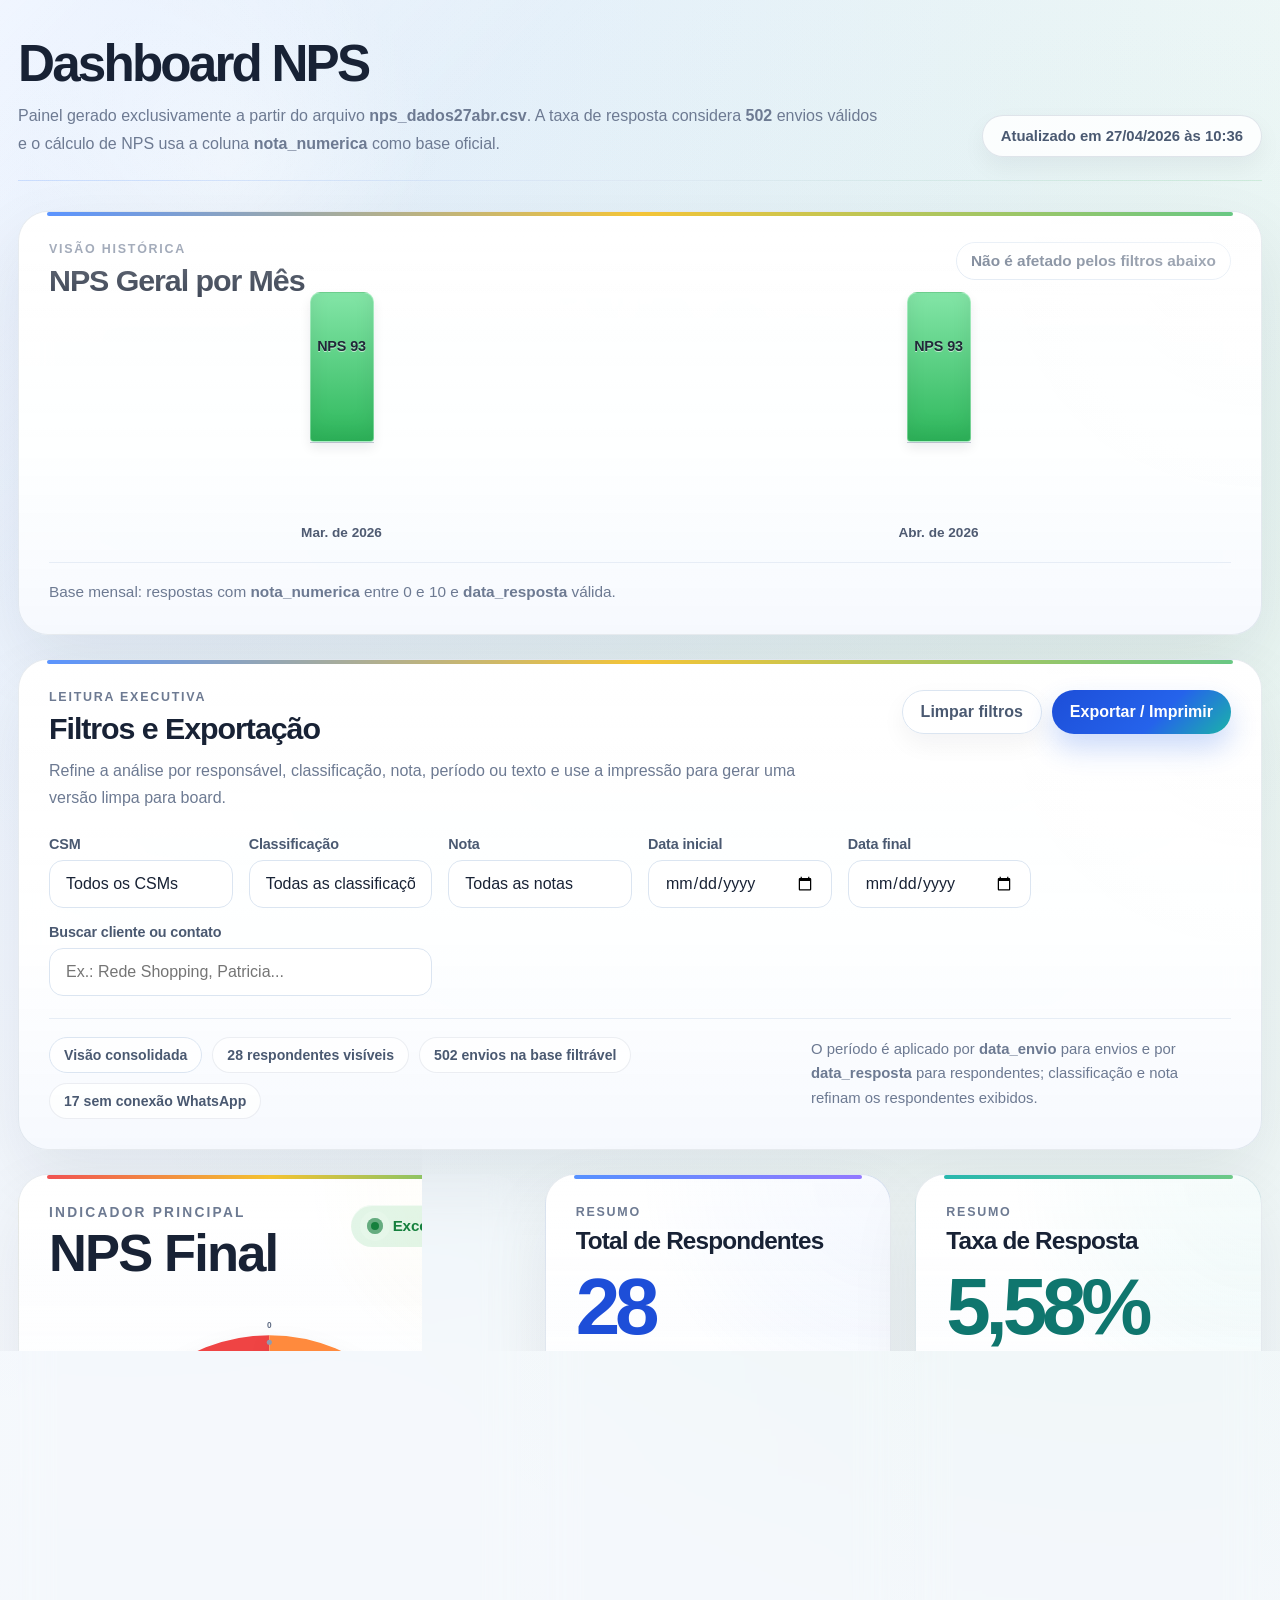
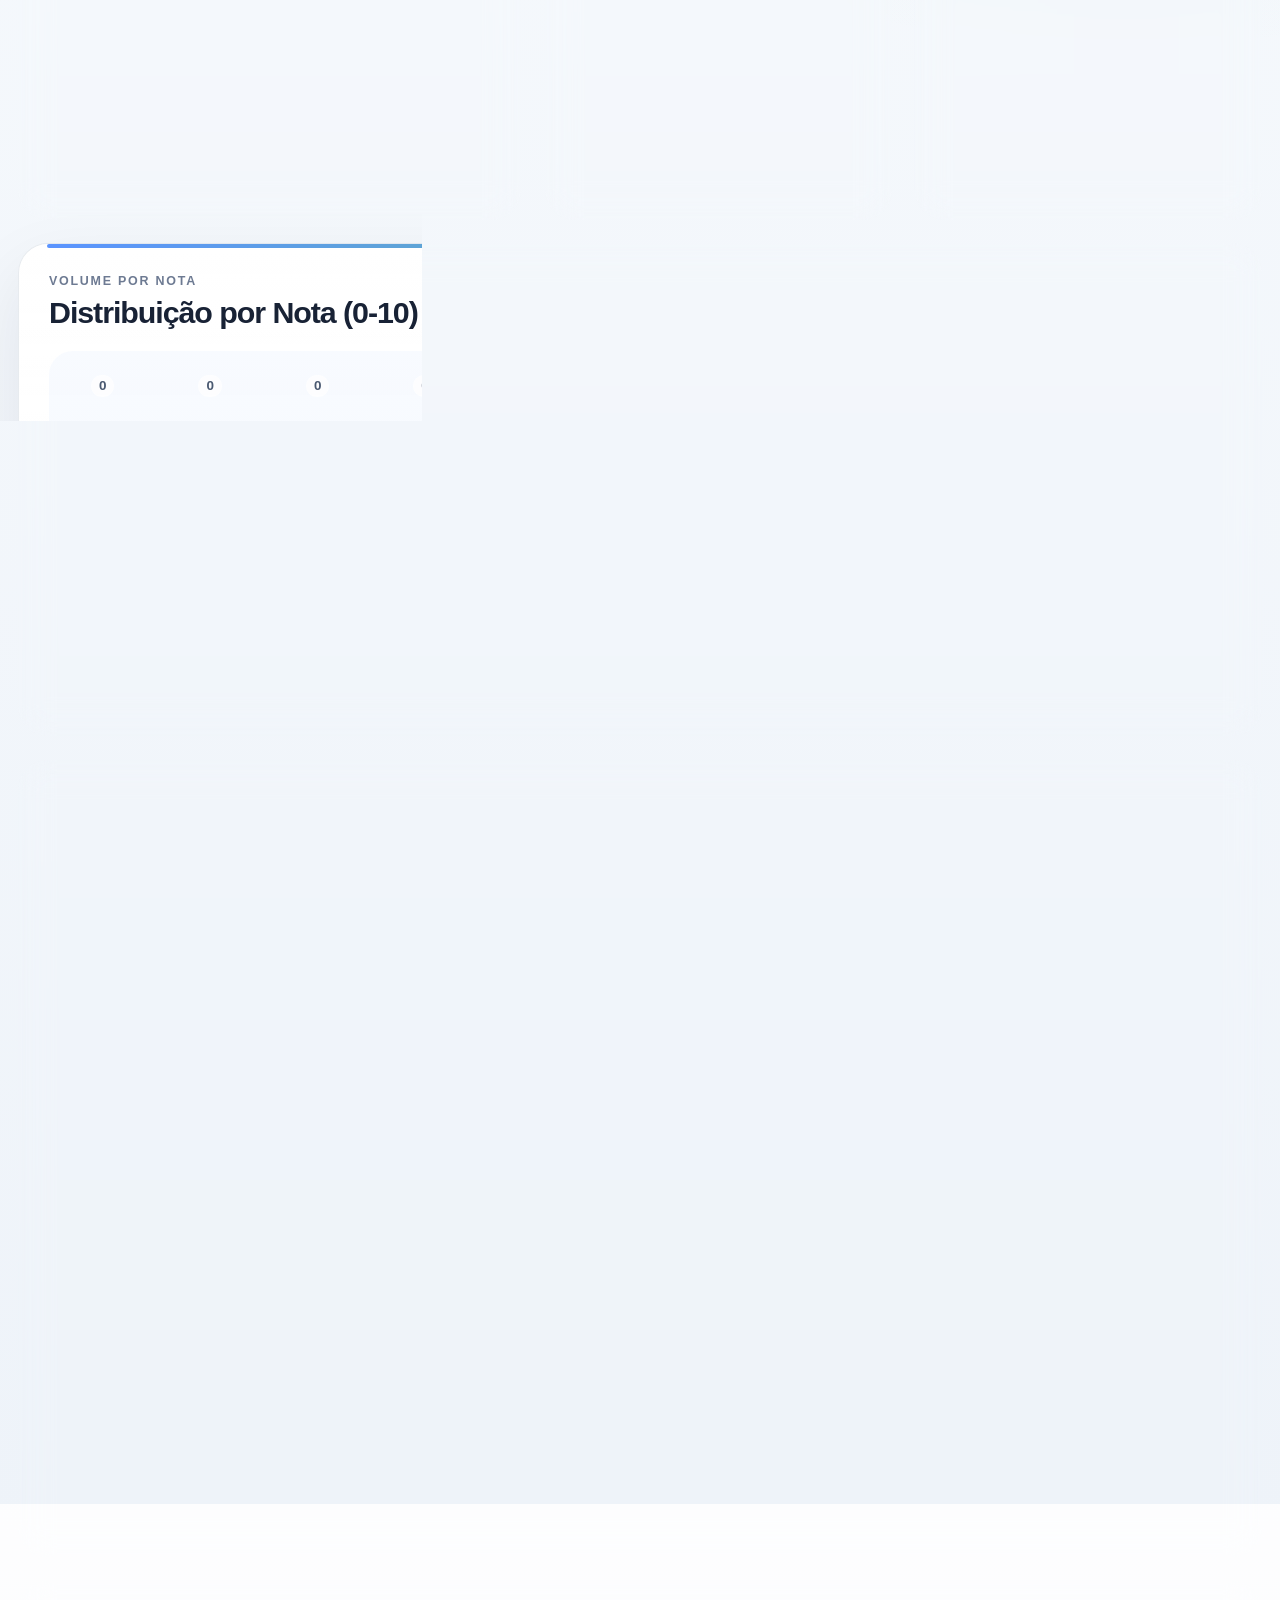
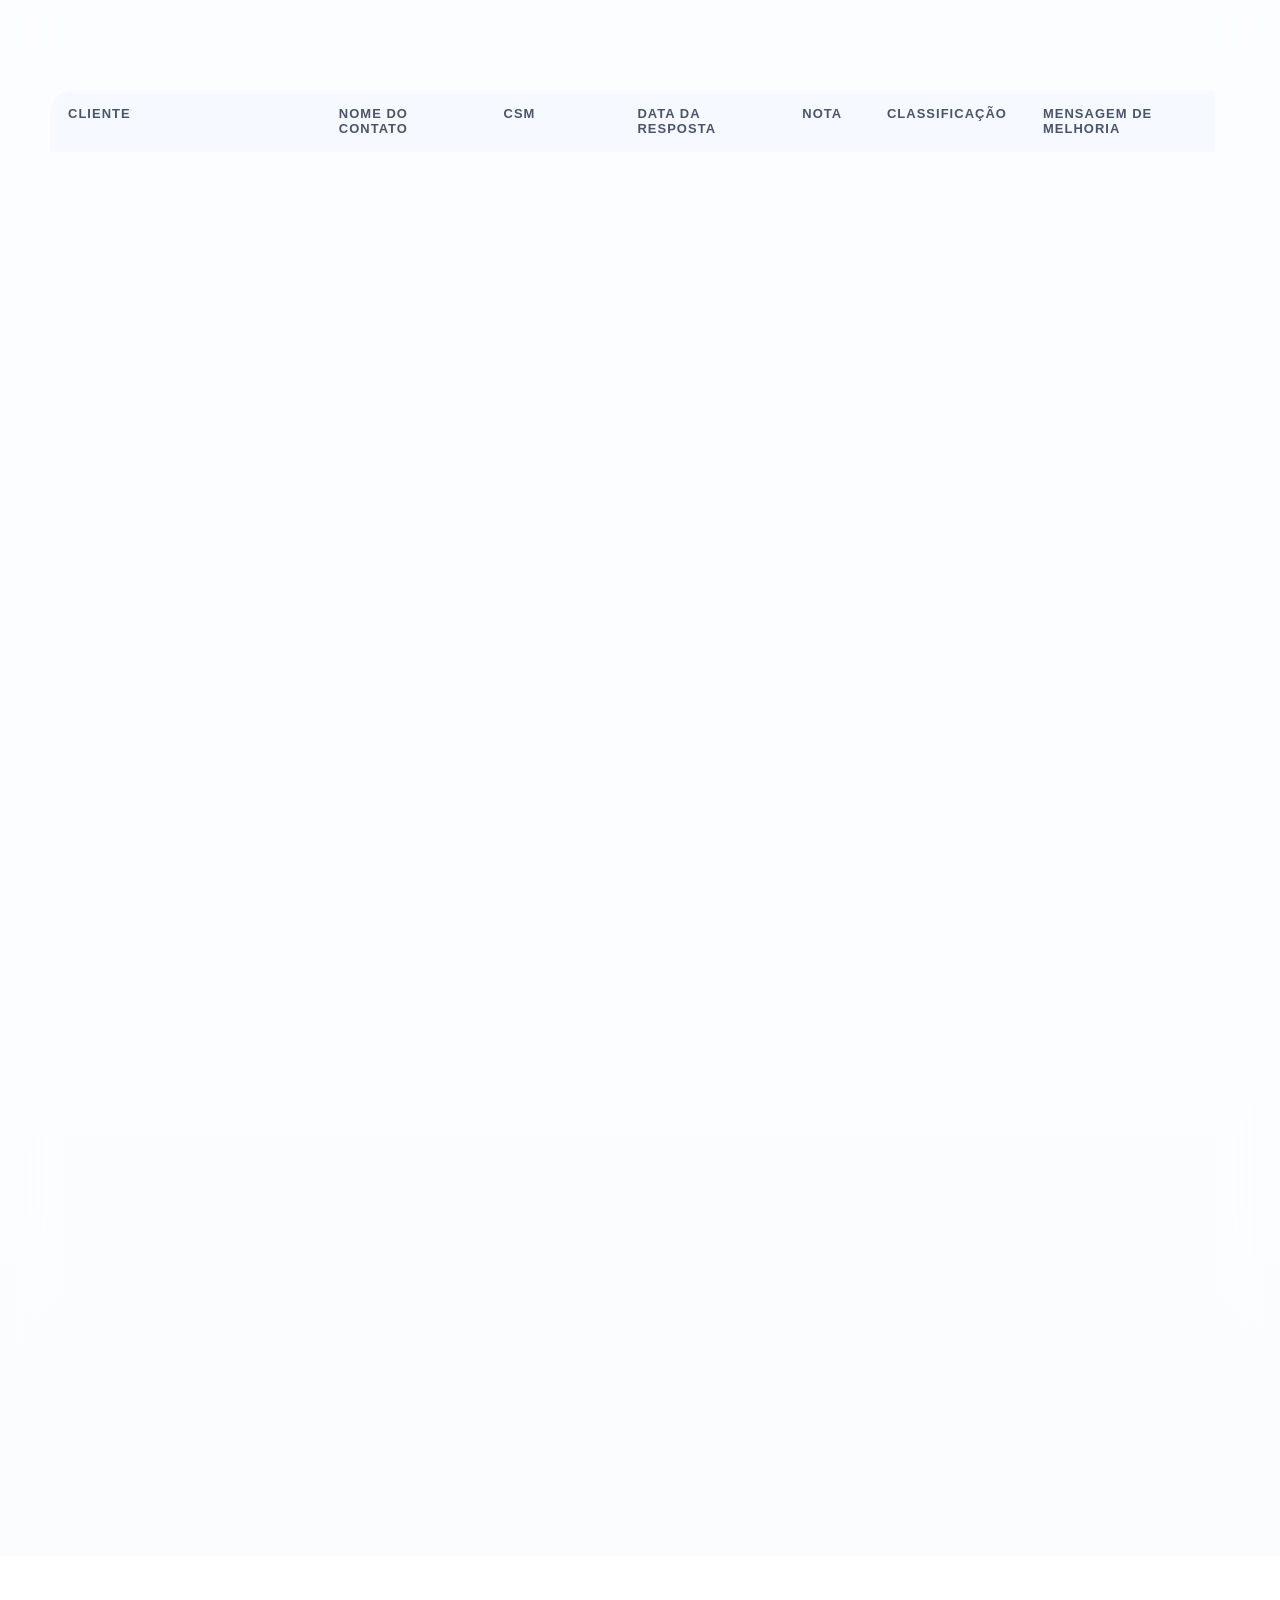
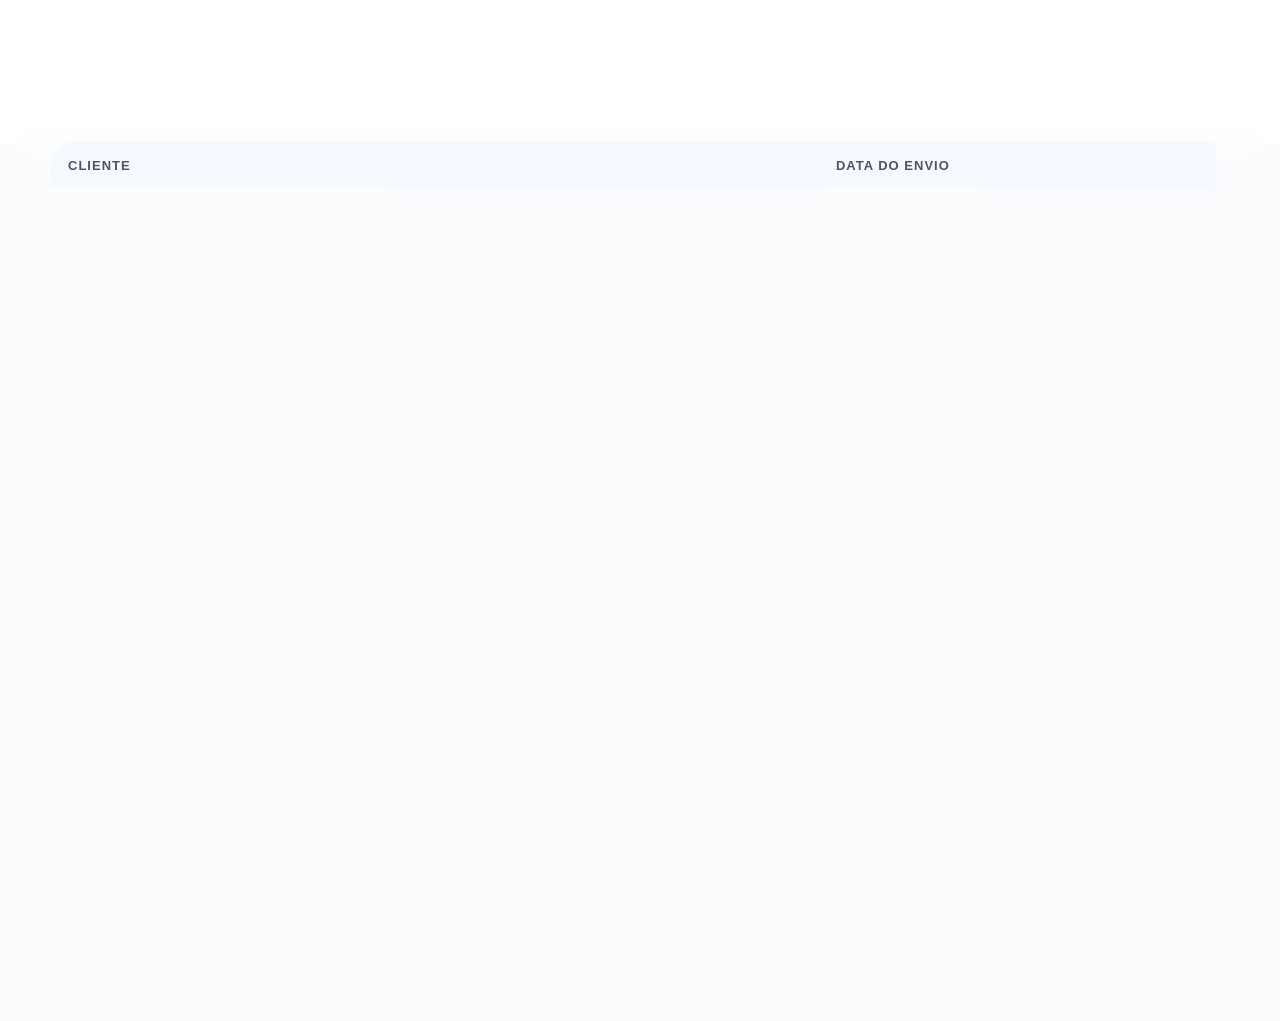
<file: DASHBOARD/index.html>
<!DOCTYPE html>
<html lang="pt-BR">
  <head>
    <meta charset="utf-8">
    <meta name="viewport" content="width=device-width, initial-scale=1.0">
    <meta name="description" content="Dashboard de NPS gerado a partir do arquivo CSV de respostas.">
    <title>Dashboard NPS</title>
    <link rel="stylesheet" href="styles.css">
  </head>
  <body>
    <main class="shell">
      
    <header class="page-head">
      <div class="page-head__content">
        <h1 class="page-title">Dashboard NPS</h1>
        <p class="page-subtitle">
          Painel gerado exclusivamente a partir do arquivo <strong>nps_dados27abr.csv</strong>.
          A taxa de resposta considera <strong>502</strong> envios válidos e o cálculo de NPS
          usa a coluna <strong>nota_numerica</strong> como base oficial.
        </p>
      </div>
      <p class="updated-at">Atualizado em 27/04/2026 às 10:36</p>
    </header>
    
      
    <section class="card card-monthly">
      <div class="dashboard-slot" id="slot-monthly-nps"></div>
    </section>
    
      
    <section class="card card-filters">
      <div class="filters-head">
        <div class="filters-head__content">
          <p class="eyebrow">Leitura executiva</p>
          <h2 class="card-title">Filtros e Exportação</h2>
          <p class="filters-description">
            Refine a análise por responsável, classificação, nota, período ou texto e use a impressão para gerar uma versão limpa para board.
          </p>
        </div>
        <div class="filters-actions">
          <button type="button" class="toolbar-button toolbar-button--ghost" id="reset-filters">
            Limpar filtros
          </button>
          <button type="button" class="toolbar-button toolbar-button--primary" id="print-dashboard">
            Exportar / Imprimir
          </button>
        </div>
      </div>
      <form class="filters-grid" id="dashboard-filters" autocomplete="off">
        <label class="filter-field">
          <span class="filter-label">CSM</span>
          <select id="filter-csm" name="csm">
            <option value="">Todos os CSMs</option><option value="Bianca Madeira">Bianca Madeira</option><option value="Cristian Rodrigues">Cristian Rodrigues</option><option value="Gabrielle Marques">Gabrielle Marques</option><option value="Gabrielle S. Marques">Gabrielle S. Marques</option><option value="Nadson Pinheiro">Nadson Pinheiro</option><option value="Raquel Nascimento">Raquel Nascimento</option><option value="Suellen Ruperte">Suellen Ruperte</option><option value="Sem CSM">Sem CSM</option>
          </select>
        </label>
        <label class="filter-field">
          <span class="filter-label">Classificação</span>
          <select id="filter-classificacao" name="classificacao">
            <option value="">Todas as classificações</option><option value="Promotor">Promotor</option><option value="Neutro">Neutro</option><option value="Detrator">Detrator</option>
          </select>
        </label>
        <label class="filter-field">
          <span class="filter-label">Nota</span>
          <select id="filter-nota" name="nota">
            <option value="">Todas as notas</option><option value="0">0</option><option value="1">1</option><option value="2">2</option><option value="3">3</option><option value="4">4</option><option value="5">5</option><option value="6">6</option><option value="7">7</option><option value="8">8</option><option value="9">9</option><option value="10">10</option>
          </select>
        </label>
        <label class="filter-field filter-field--date">
          <span class="filter-label">Data inicial</span>
          <input id="filter-data-inicial" name="data_inicial" type="date" />
        </label>
        <label class="filter-field filter-field--date">
          <span class="filter-label">Data final</span>
          <input id="filter-data-final" name="data_final" type="date" />
        </label>
        <label class="filter-field filter-field--search">
          <span class="filter-label">Buscar cliente ou contato</span>
          <input id="filter-busca" name="busca" type="search" placeholder="Ex.: Rede Shopping, Patricia..." />
        </label>
      </form>
      <div class="filters-footer">
        <div class="filter-summary" id="active-filter-summary" aria-live="polite"></div>
        <p class="filters-note">
          O período é aplicado por <strong>data_envio</strong> para envios e por <strong>data_resposta</strong> para respondentes; classificação e nota refinam os respondentes exibidos.
        </p>
      </div>
      <noscript>
        <p class="filters-note">Ative JavaScript para usar os filtros e a exportação.</p>
      </noscript>
    </section>
    
      
    <section class="top-grid">
      <div class="dashboard-slot" id="slot-gauge">
        
    <section class="card card-gauge">
      <div class="card-head">
        <div class="card-head__content">
          <p class="eyebrow">Indicador principal</p>
          <h2 class="card-title">NPS Final</h2>
        </div>
        
    <span class="status-badge status-badge--excellence">
      <span class="status-badge__dot" aria-hidden="true"></span>
      <span>Excelência</span>
    </span>
    
      </div>
      <figure class="gauge-figure">
        
    <svg viewBox="0 0 680 460" class="gauge-svg" role="img" aria-label="NPS final 93">
      <g><path d="M 92.00 320.00 A 248.00 248.00 0 0 1 340.00 72.00" class="gauge-arc" stroke="#ef4444"></path><path d="M 340.00 72.00 A 248.00 248.00 0 0 1 515.36 144.64" class="gauge-arc" stroke="#ff8a3d"></path><path d="M 515.36 144.64 A 248.00 248.00 0 0 1 569.12 225.09" class="gauge-arc" stroke="#f2ba14"></path><path d="M 569.12 225.09 A 248.00 248.00 0 0 1 588.00 320.00" class="gauge-arc" stroke="#4fbe6e"></path></g>
      <g><text x="222.62" y="202.62" class="gauge-zone-label">Crítica</text><text x="403.53" y="166.64" class="gauge-zone-label">Aperfeiçoamento</text><text x="478.02" y="227.78" class="gauge-zone-label">Qualidade</text><text x="502.81" y="287.62" class="gauge-zone-label">Excelência</text></g>
      <g><circle cx="80.00" cy="320.00" r="4" class="gauge-tick-dot"></circle><circle cx="156.15" cy="136.15" r="4" class="gauge-tick-dot gauge-tick-dot--minor"></circle><circle cx="340.00" cy="60.00" r="4" class="gauge-tick-dot"></circle><circle cx="523.85" cy="136.15" r="4" class="gauge-tick-dot"></circle><circle cx="580.21" cy="220.50" r="4" class="gauge-tick-dot gauge-tick-dot--minor"></circle><circle cx="600.00" cy="320.00" r="4" class="gauge-tick-dot"></circle></g>
      <g><text x="58.00" y="320.00" class="gauge-tick-label">-100</text><text x="140.60" y="120.60" class="gauge-tick-label gauge-tick-label--minor">-50</text><text x="340.00" y="38.00" class="gauge-tick-label">0</text><text x="539.40" y="120.60" class="gauge-tick-label">50</text><text x="600.53" y="212.08" class="gauge-tick-label gauge-tick-label--minor">75</text><text x="622.00" y="320.00" class="gauge-tick-label">100</text></g>
      <line x1="340" y1="320" x2="564.58" y2="294.70" class="gauge-needle"></line>
      <circle cx="340" cy="320" r="14" class="gauge-pivot-outer"></circle>
      <circle cx="340" cy="320" r="6" class="gauge-pivot-inner"></circle>
      <text x="340" y="382" class="gauge-value nps-value--excellence">93</text>
      <text x="340" y="409" class="gauge-base">Base NPS: 28 respostas com nota</text>
    </svg>
    
      </figure>
      <ul class="gauge-legend" aria-label="Composição do NPS">
        
        <li class="gauge-legend__item">
          <span class="legend-dot legend-dot--promoter" aria-hidden="true"></span>
          <span><strong>26</strong> Prom. (92,9%)</span>
        </li>
        
        <li class="gauge-legend__item">
          <span class="legend-dot legend-dot--neutral" aria-hidden="true"></span>
          <span><strong>2</strong> Neut. (7,1%)</span>
        </li>
        
        <li class="gauge-legend__item">
          <span class="legend-dot legend-dot--detractor" aria-hidden="true"></span>
          <span><strong>0</strong> Det. (0,0%)</span>
        </li>
        
      </ul>
      <p class="card-footnote">NPS = porcentagem de promotores (9-10) menos porcentagem de detratores (0-6).</p>
    </section>
    
      </div>
      <div class="dashboard-slot" id="slot-respondents">
        
    <section class="card metric-card metric-card--respondents">
      <div class="card-head card-head--tight">
        <div class="card-head__content">
          <p class="eyebrow">Resumo</p>
          <h2 class="card-title">Total de Respondentes</h2>
        </div>
      </div>
      <div class="metric-value">28</div>
      <p class="metric-subtitle">Respostas válidas com data_resposta preenchida.</p>
    </section>
    
      </div>
      <div class="dashboard-slot" id="slot-rate">
        
    <section class="card metric-card metric-card--rate">
      <div class="card-head card-head--tight">
        <div class="card-head__content">
          <p class="eyebrow">Resumo</p>
          <h2 class="card-title">Taxa de Resposta</h2>
        </div>
      </div>
      <div class="metric-value">5,58%</div>
      <p class="metric-subtitle">28 respostas válidas em 502 envios válidos.</p>
    </section>
    
      </div>
    </section>
    
      
    <section class="section-grid">
      <div class="dashboard-slot" id="slot-distribution">
        
    <section class="card card-wide card-distribution">
      <div class="card-head">
        <div class="card-head__content">
          <p class="eyebrow">Volume por nota</p>
          <h2 class="card-title">Distribuição por Nota (0-10)</h2>
        </div>
        <p class="chart-caption">28 respostas com nota válida</p>
      </div>
      <div class="bar-chart" aria-label="Gráfico de distribuição por nota">
        
            <div class="bar-column">
              <div class="bar-value-label">0</div>
              <div class="bar-track">
                <div class="bar-fill bar-fill--detractor" style="height: 0.00%"></div>
              </div>
              <div class="bar-score-label">0</div>
            </div>
            
            <div class="bar-column">
              <div class="bar-value-label">0</div>
              <div class="bar-track">
                <div class="bar-fill bar-fill--detractor" style="height: 0.00%"></div>
              </div>
              <div class="bar-score-label">1</div>
            </div>
            
            <div class="bar-column">
              <div class="bar-value-label">0</div>
              <div class="bar-track">
                <div class="bar-fill bar-fill--detractor" style="height: 0.00%"></div>
              </div>
              <div class="bar-score-label">2</div>
            </div>
            
            <div class="bar-column">
              <div class="bar-value-label">0</div>
              <div class="bar-track">
                <div class="bar-fill bar-fill--detractor" style="height: 0.00%"></div>
              </div>
              <div class="bar-score-label">3</div>
            </div>
            
            <div class="bar-column">
              <div class="bar-value-label">0</div>
              <div class="bar-track">
                <div class="bar-fill bar-fill--detractor" style="height: 0.00%"></div>
              </div>
              <div class="bar-score-label">4</div>
            </div>
            
            <div class="bar-column">
              <div class="bar-value-label">0</div>
              <div class="bar-track">
                <div class="bar-fill bar-fill--detractor" style="height: 0.00%"></div>
              </div>
              <div class="bar-score-label">5</div>
            </div>
            
            <div class="bar-column">
              <div class="bar-value-label">0</div>
              <div class="bar-track">
                <div class="bar-fill bar-fill--detractor" style="height: 0.00%"></div>
              </div>
              <div class="bar-score-label">6</div>
            </div>
            
            <div class="bar-column">
              <div class="bar-value-label">0</div>
              <div class="bar-track">
                <div class="bar-fill bar-fill--neutral" style="height: 0.00%"></div>
              </div>
              <div class="bar-score-label">7</div>
            </div>
            
            <div class="bar-column">
              <div class="bar-value-label">2</div>
              <div class="bar-track">
                <div class="bar-fill bar-fill--neutral" style="height: 8.70%"></div>
              </div>
              <div class="bar-score-label">8</div>
            </div>
            
            <div class="bar-column">
              <div class="bar-value-label">3</div>
              <div class="bar-track">
                <div class="bar-fill bar-fill--promoter" style="height: 13.04%"></div>
              </div>
              <div class="bar-score-label">9</div>
            </div>
            
            <div class="bar-column">
              <div class="bar-value-label">23</div>
              <div class="bar-track">
                <div class="bar-fill bar-fill--promoter" style="height: 100.00%"></div>
              </div>
              <div class="bar-score-label">10</div>
            </div>
            
      </div>
    </section>
    
      </div>
      <div class="dashboard-slot" id="slot-ranking">
        
    <section class="card card-ranking">
      <div class="card-head">
        <div class="card-head__content">
          <p class="eyebrow">Performance por carteira</p>
          <h2 class="card-title">Ranking CSM por NPS</h2>
        </div>
      </div>
      <ol class="ranking-list">
                <li class="ranking-item">
                  <div class="ranking-position">1º</div>
                  <div class="ranking-content">
                    <div class="ranking-name">Cristian Rodrigues</div>
                    <div class="ranking-meta">9 resp.</div>
                  </div>
                  <div class="ranking-badge status-badge--excellence">NPS 100</div>
                </li>
                
                <li class="ranking-item">
                  <div class="ranking-position">2º</div>
                  <div class="ranking-content">
                    <div class="ranking-name">Gabrielle Marques</div>
                    <div class="ranking-meta">5 resp.</div>
                  </div>
                  <div class="ranking-badge status-badge--excellence">NPS 100</div>
                </li>
                
                <li class="ranking-item">
                  <div class="ranking-position">3º</div>
                  <div class="ranking-content">
                    <div class="ranking-name">Bianca Madeira</div>
                    <div class="ranking-meta">4 resp.</div>
                  </div>
                  <div class="ranking-badge status-badge--excellence">NPS 100</div>
                </li>
                
                <li class="ranking-item">
                  <div class="ranking-position">4º</div>
                  <div class="ranking-content">
                    <div class="ranking-name">Nadson Pinheiro</div>
                    <div class="ranking-meta">2 resp.</div>
                  </div>
                  <div class="ranking-badge status-badge--excellence">NPS 100</div>
                </li>
                
                <li class="ranking-item">
                  <div class="ranking-position">5º</div>
                  <div class="ranking-content">
                    <div class="ranking-name">Gabrielle S. Marques</div>
                    <div class="ranking-meta">1 resp.</div>
                  </div>
                  <div class="ranking-badge status-badge--excellence">NPS 100</div>
                </li>
                
                <li class="ranking-item">
                  <div class="ranking-position">6º</div>
                  <div class="ranking-content">
                    <div class="ranking-name">Raquel Nascimento</div>
                    <div class="ranking-meta">4 resp.</div>
                  </div>
                  <div class="ranking-badge status-badge--quality">NPS 75</div>
                </li>
                </ol>
      <p class="card-footnote">Sem CSM: 3 respostas com nota válida ficaram fora do ranking.</p>
    </section>
    
      </div>
      <div class="dashboard-slot" id="slot-table">
        
    <section class="card card-wide card-table">
      <div class="card-head">
        <div class="card-head__content">
          <p class="eyebrow">Base completa</p>
          <h2 class="card-title">Todas as Respostas</h2>
        </div>
        <p class="chart-caption">28 respostas registradas</p>
      </div>
      <div class="table-shell table-shell--limited" data-row-limit="10">
        <table>
          <caption class="sr-only">Tabela com todas as respostas de NPS</caption>
          <thead>
            <tr>
              <th>Cliente</th>
              <th>Nome do contato</th>
              <th>CSM</th>
              <th class="col-response-date">Data da resposta</th>
              <th>Nota</th>
              <th>Classificação</th>
              <th>Mensagem de melhoria</th>
            </tr>
          </thead>
          <tbody>
            
            <tr>
              <td>VIVA TELECOMUNICACOES &amp; PROVEDOR DE INTERNET LTDA</td>
              <td>Joedson (Joo)</td>
              <td>Gabrielle Marques</td>
              <td class="response-date-cell">16/04/2026 14:19</td>
              <td><span class="score-chip">10</span></td>
              <td><span class="pill pill--promoter">Promotor</span></td>
              <td class="message-cell">Muito bom</td>
            </tr>
            
            <tr>
              <td>SECRELNET INFORMATICA - EIRELI</td>
              <td>André Machado</td>
              <td>Raquel Nascimento</td>
              <td class="response-date-cell">16/04/2026 11:22</td>
              <td><span class="score-chip">10</span></td>
              <td><span class="pill pill--promoter">Promotor</span></td>
              <td class="message-cell">.</td>
            </tr>
            
            <tr>
              <td>NAVEGMAIS</td>
              <td>Franciano</td>
              <td>Gabrielle Marques</td>
              <td class="response-date-cell">16/04/2026 11:08</td>
              <td><span class="score-chip">9</span></td>
              <td><span class="pill pill--promoter">Promotor</span></td>
              <td class="message-cell">Até o momento está sendo uma boa experiência</td>
            </tr>
            
            <tr>
              <td>ZAVAZ JANAUBA</td>
              <td>Matheus Felipe</td>
              <td>Cristian Rodrigues</td>
              <td class="response-date-cell">16/04/2026 10:55</td>
              <td><span class="score-chip">10</span></td>
              <td><span class="pill pill--promoter">Promotor</span></td>
              <td class="message-cell">Estou bem satisfeito com a maneira que é hoje.</td>
            </tr>
            
            <tr>
              <td>Mais Banda Larga Telecom</td>
              <td>Cristian Kehl</td>
              <td>Nadson Pinheiro</td>
              <td class="response-date-cell">16/04/2026 10:24</td>
              <td><span class="score-chip">10</span></td>
              <td><span class="pill pill--promoter">Promotor</span></td>
              <td class="message-cell">Muito bom</td>
            </tr>
            
            <tr>
              <td>Unetvale</td>
              <td>Raquel Iastrenski Veneri</td>
              <td>Gabrielle Marques</td>
              <td class="response-date-cell">16/04/2026 10:15</td>
              <td><span class="score-chip">9</span></td>
              <td><span class="pill pill--promoter">Promotor</span></td>
              <td class="message-cell">.</td>
            </tr>
            
            <tr>
              <td>FR TELECOM</td>
              <td>Fernando</td>
              <td>Gabrielle Marques</td>
              <td class="response-date-cell">16/04/2026 10:07</td>
              <td><span class="score-chip">10</span></td>
              <td><span class="pill pill--promoter">Promotor</span></td>
              <td class="message-cell">Como estou usando agora nao sei dizer ruso esta otimo.</td>
            </tr>
            
            <tr>
              <td>TURBONETT TELECOM</td>
              <td>Brunno Lima Magalhaes</td>
              <td>Raquel Nascimento</td>
              <td class="response-date-cell">16/04/2026 10:04</td>
              <td><span class="score-chip">8</span></td>
              <td><span class="pill pill--neutral">Neutro</span></td>
              <td class="message-cell">Nao quero responder</td>
            </tr>
            
            <tr>
              <td>Proxer Internet</td>
              <td>Priscila Melo</td>
              <td>Cristian Rodrigues</td>
              <td class="response-date-cell">16/04/2026 10:01</td>
              <td><span class="score-chip">10</span></td>
              <td><span class="pill pill--promoter">Promotor</span></td>
              <td class="message-cell">O que acho que poderiam melhorar para mim já foi realizado, que era ter uum módulo focado em liderança, assim nós do RH conseguimos impactar primeiro os líderes entenderem o seu papel, para depois os demais terem esta vontade de buscar o conhecimento.</td>
            </tr>
            
            <tr>
              <td>Newline Telecom</td>
              <td>Alisson Emanuel Casimiro Morais</td>
              <td>Cristian Rodrigues</td>
              <td class="response-date-cell">16/04/2026 10:01</td>
              <td><span class="score-chip">10</span></td>
              <td><span class="pill pill--promoter">Promotor</span></td>
              <td class="message-cell">Inclusão de mais cursos, principalmente para departamentos como: Financeiro, Fiscal, Contabilidade, Jurídico, etc. 

Fornecimento de mais brindes, para diretores e líderes.</td>
            </tr>
            
            <tr>
              <td>Asernet Telecom</td>
              <td>João Paulo</td>
              <td>Raquel Nascimento</td>
              <td class="response-date-cell">16/04/2026 10:01</td>
              <td><span class="score-chip">10</span></td>
              <td><span class="pill pill--promoter">Promotor</span></td>
              <td class="message-cell">Adoro utiliza-la</td>
            </tr>
            
            <tr>
              <td>UNI SERVIÇOS DE TECNOLOGIA DA INFORMAÇÃO LTDA</td>
              <td>Renaldo</td>
              <td>Gabrielle Marques</td>
              <td class="response-date-cell">10/04/2026 11:33</td>
              <td><span class="score-chip">10</span></td>
              <td><span class="pill pill--promoter">Promotor</span></td>
              <td class="message-cell">Teria que abrir pra outros ramos também alem da telecom</td>
            </tr>
            
            <tr>
              <td>Click.com</td>
              <td>Izabel</td>
              <td>Bianca Madeira</td>
              <td class="response-date-cell">10/04/2026 11:30</td>
              <td><span class="score-chip">10</span></td>
              <td><span class="pill pill--promoter">Promotor</span></td>
              <td class="message-cell">Mais cursos</td>
            </tr>
            
            <tr>
              <td>Pronet telecom</td>
              <td>Daniella Cesar de Sousa</td>
              <td>Bianca Madeira</td>
              <td class="response-date-cell">10/04/2026 11:04</td>
              <td><span class="score-chip">9</span></td>
              <td><span class="pill pill--promoter">Promotor</span></td>
              <td class="message-cell">Manter a mesma ajuda inicial para motivar a equipe. Isso se torna um desafio para a empresa!</td>
            </tr>
            
            <tr>
              <td>INFOTECHY INTERNET VIA FIBRA</td>
              <td>DEBORA FELTZ PEREIRA RAYCIK</td>
              <td>Cristian Rodrigues</td>
              <td class="response-date-cell">25/03/2026 05:24</td>
              <td><span class="score-chip">10</span></td>
              <td><span class="pill pill--promoter">Promotor</span></td>
              <td class="message-cell">Está bom</td>
            </tr>
            
            <tr>
              <td>nextall</td>
              <td>Gabriel</td>
              <td>Cristian Rodrigues</td>
              <td class="response-date-cell">25/03/2026 05:13</td>
              <td><span class="score-chip">10</span></td>
              <td><span class="pill pill--promoter">Promotor</span></td>
              <td class="message-cell">Plataforma Excelente, contéudos dinâmicos.</td>
            </tr>
            
            <tr>
              <td>LM Telecom Ltda</td>
              <td>Ingrid</td>
              <td>Cristian Rodrigues</td>
              <td class="response-date-cell">24/03/2026 14:58</td>
              <td><span class="score-chip">10</span></td>
              <td><span class="pill pill--promoter">Promotor</span></td>
              <td class="message-cell">Os cursos são muito bons e a equipe muito prestativa!</td>
            </tr>
            
            <tr>
              <td>INET</td>
              <td>Hugo</td>
              <td>Nadson Pinheiro</td>
              <td class="response-date-cell">24/03/2026 13:45</td>
              <td><span class="score-chip">10</span></td>
              <td><span class="pill pill--promoter">Promotor</span></td>
              <td class="message-cell">Tudo perfeito</td>
            </tr>
            
            <tr>
              <td>Trevo Internet</td>
              <td>WERLY MONTEIRO</td>
              <td>Cristian Rodrigues</td>
              <td class="response-date-cell">24/03/2026 13:34</td>
              <td><span class="score-chip">10</span></td>
              <td><span class="pill pill--promoter">Promotor</span></td>
              <td class="message-cell">Até o momento gosto bastante do que a fiberschol proporciona através da plataforma, e o que queria já está vindo que é cursos voltados a gestão do negócio liderança.</td>
            </tr>
            
            <tr>
              <td>NET WAY INFORMATICA</td>
              <td>Karla Keller</td>
              <td>Sem CSM</td>
              <td class="response-date-cell">24/03/2026 13:12</td>
              <td><span class="score-chip">10</span></td>
              <td><span class="pill pill--promoter">Promotor</span></td>
              <td class="message-cell">show</td>
            </tr>
            
            <tr>
              <td>Ozmaps</td>
              <td>Gina</td>
              <td>Bianca Madeira</td>
              <td class="response-date-cell">24/03/2026 13:04</td>
              <td><span class="score-chip">10</span></td>
              <td><span class="pill pill--promoter">Promotor</span></td>
              <td class="message-cell">seria muy bueno tener cursos en español!</td>
            </tr>
            
            <tr>
              <td>Galiza NET</td>
              <td>Erick Rodrigues Mascarenhas</td>
              <td>Bianca Madeira</td>
              <td class="response-date-cell">24/03/2026 13:00</td>
              <td><span class="score-chip">10</span></td>
              <td><span class="pill pill--promoter">Promotor</span></td>
              <td class="message-cell">Mais eventos online</td>
            </tr>
            
            <tr>
              <td>Evottel</td>
              <td>Caroline Perotto</td>
              <td>Gabrielle S. Marques</td>
              <td class="response-date-cell">24/03/2026 13:00</td>
              <td><span class="score-chip">10</span></td>
              <td><span class="pill pill--promoter">Promotor</span></td>
              <td class="message-cell">gosto do conteúdo, continuem essa plataforma excelente de ensino que são.</td>
            </tr>
            
            <tr>
              <td>Atel Telecom do Brasil Ltda.</td>
              <td>Pedro Rh</td>
              <td>Raquel Nascimento</td>
              <td class="response-date-cell">24/03/2026 12:58</td>
              <td><span class="score-chip">10</span></td>
              <td><span class="pill pill--promoter">Promotor</span></td>
              <td class="message-cell">Variedade de cursos.</td>
            </tr>
            
            <tr>
              <td>Alternativa Provedor</td>
              <td>Isaque Oliveira de Santana</td>
              <td>Sem CSM</td>
              <td class="response-date-cell">24/03/2026 12:01</td>
              <td><span class="score-chip">8</span></td>
              <td><span class="pill pill--neutral">Neutro</span></td>
              <td class="message-cell">No momento, valor por usuario</td>
            </tr>
            
            <tr>
              <td>Grafnet LTDA</td>
              <td>Adriano Rocha</td>
              <td>Sem CSM</td>
              <td class="response-date-cell">24/03/2026 11:55</td>
              <td><span class="score-chip">10</span></td>
              <td><span class="pill pill--promoter">Promotor</span></td>
              <td class="message-cell">Liberar cursos em todas as areas de telecom</td>
            </tr>
            
            <tr>
              <td>Sua Internet Ltda (D-kiros)</td>
              <td>Mara</td>
              <td>Cristian Rodrigues</td>
              <td class="response-date-cell">24/03/2026 11:54</td>
              <td><span class="score-chip">10</span></td>
              <td><span class="pill pill--promoter">Promotor</span></td>
              <td class="message-cell">Nesse momento sem sugestoes</td>
            </tr>
            
            <tr>
              <td>REDE SHOPPING TELECOM</td>
              <td>Patricia</td>
              <td>Cristian Rodrigues</td>
              <td class="response-date-cell">24/03/2026 11:54</td>
              <td><span class="score-chip">10</span></td>
              <td><span class="pill pill--promoter">Promotor</span></td>
              <td class="message-cell">Até o momento esta suprindo as minhas espectativas e necessidades</td>
            </tr>
            
          </tbody>
        </table>
      </div>
    </section>
    
      </div>
      <div class="dashboard-slot" id="slot-undelivered">
        
    <section class="card card-wide card-undelivered">
      <div class="card-head">
        <div class="card-head__content">
          <p class="eyebrow">Risco de entrega</p>
          <h2 class="card-title">Envios sem Conexão no WhatsApp</h2>
        </div>
        <p class="chart-caption">
          17 registros (3,39% da base filtrável)
        </p>
      </div>
      <div class="table-shell table-shell--limited" data-row-limit="10">
        <table>
          <caption class="sr-only">Tabela com clientes sem conexão ativa no WhatsApp</caption>
          <thead>
            <tr>
              <th>Cliente</th>
              <th>Nome do contato</th>
              <th>CSM</th>
              <th class="col-send-date">Data do envio</th>
              <th>Status processamento</th>
            </tr>
          </thead>
          <tbody>
            
            <tr>
              <td>ISP provedor de internet</td>
              <td>Carlos Henrique</td>
              <td>Sem CSM</td>
              <td class="send-date-cell">23/04/2026 08:04</td>
              <td><span class="delivery-status-chip">em andamento</span></td>
            </tr>
            
            <tr>
              <td>CONECT FIBER</td>
              <td>Ivo Sodré Passos</td>
              <td>Cristian Rodrigues</td>
              <td class="send-date-cell">23/04/2026 08:03</td>
              <td><span class="delivery-status-chip">em andamento</span></td>
            </tr>
            
            <tr>
              <td>LC VIRTUAL NET</td>
              <td>Nelson</td>
              <td>Nadson Pinheiro</td>
              <td class="send-date-cell">23/04/2026 08:03</td>
              <td><span class="delivery-status-chip">em andamento</span></td>
            </tr>
            
            <tr>
              <td>GSS TECNOLOGIES S.A.C.</td>
              <td>Jorge ou Rute</td>
              <td>Bianca Madeira</td>
              <td class="send-date-cell">22/04/2026 08:22</td>
              <td><span class="delivery-status-chip">em andamento</span></td>
            </tr>
            
            <tr>
              <td>Diginet Telecom - A T Magalhaes</td>
              <td>Adam</td>
              <td>Sem CSM</td>
              <td class="send-date-cell">22/04/2026 08:12</td>
              <td><span class="delivery-status-chip">em andamento</span></td>
            </tr>
            
            <tr>
              <td>Connectsul Telecomunicações</td>
              <td>Karina</td>
              <td>Gabrielle S. Marques</td>
              <td class="send-date-cell">22/04/2026 08:06</td>
              <td><span class="delivery-status-chip">em andamento</span></td>
            </tr>
            
            <tr>
              <td>Teste Livia - CSM</td>
              <td>Sem contato</td>
              <td>Bianca Madeira</td>
              <td class="send-date-cell">16/04/2026 10:10</td>
              <td><span class="delivery-status-chip">iniciado</span></td>
            </tr>
            
            <tr>
              <td>GIROCULTURAL LTDA</td>
              <td>Natália Madi</td>
              <td>Suellen Ruperte</td>
              <td class="send-date-cell">16/04/2026 10:10</td>
              <td><span class="delivery-status-chip">iniciado</span></td>
            </tr>
            
            <tr>
              <td>Click.com Telecomunicações LTDA ME</td>
              <td>Izabel</td>
              <td>Bianca Madeira</td>
              <td class="send-date-cell">16/04/2026 10:09</td>
              <td><span class="delivery-status-chip">iniciado</span></td>
            </tr>
            
            <tr>
              <td>CB NET TELECOMUNICACOES LTDA</td>
              <td>Valdomiro</td>
              <td>Sem CSM</td>
              <td class="send-date-cell">16/04/2026 10:08</td>
              <td><span class="delivery-status-chip">iniciado</span></td>
            </tr>
            
            <tr>
              <td>RG PROVIDER LTDA</td>
              <td>Rogerio Ferreira dos Santos</td>
              <td>Cristian Rodrigues</td>
              <td class="send-date-cell">16/04/2026 10:08</td>
              <td><span class="delivery-status-chip">iniciado</span></td>
            </tr>
            
            <tr>
              <td>Provale TI</td>
              <td>Jéssica</td>
              <td>Cristian Rodrigues</td>
              <td class="send-date-cell">16/04/2026 10:07</td>
              <td><span class="delivery-status-chip">iniciado</span></td>
            </tr>
            
            <tr>
              <td>Si Net</td>
              <td>Robert</td>
              <td>Bianca Madeira</td>
              <td class="send-date-cell">16/04/2026 10:07</td>
              <td><span class="delivery-status-chip">iniciado</span></td>
            </tr>
            
            <tr>
              <td>Multiplic Comunicação e tecnologia LTDA</td>
              <td>Kathelyn</td>
              <td>Cristian Rodrigues</td>
              <td class="send-date-cell">16/04/2026 10:06</td>
              <td><span class="delivery-status-chip">iniciado</span></td>
            </tr>
            
            <tr>
              <td>IDEAL NET</td>
              <td>Junior</td>
              <td>Nadson Pinheiro</td>
              <td class="send-date-cell">16/04/2026 10:05</td>
              <td><span class="delivery-status-chip">iniciado</span></td>
            </tr>
            
            <tr>
              <td>ULTRANET</td>
              <td>Edilson Maier Campos</td>
              <td>Sem CSM</td>
              <td class="send-date-cell">24/03/2026 12:59</td>
              <td><span class="delivery-status-chip">iniciado</span></td>
            </tr>
            
            <tr>
              <td>ULTRANET (ultranetpa)</td>
              <td>Edilson Maier Campos</td>
              <td>Sem CSM</td>
              <td class="send-date-cell">24/03/2026 12:58</td>
              <td><span class="delivery-status-chip">iniciado</span></td>
            </tr>
            
          </tbody>
        </table>
      </div>
      <p class="card-footnote">Critério aplicado: coluna <strong>wa_id</strong> ausente ou igual a <strong>undefined</strong>.</p>
    </section>
    
      </div>
    </section>
    
    </main>
    <script id="dashboard-data" type="application/json">{"sentRecords": [{"cliente": "ONNEXX", "nome_contato": "Lucas", "csm": "Nadson Pinheiro", "data_envio": "2026-04-23T11:06:27+00:00"}, {"cliente": "Arcplus Net", "nome_contato": "Pedro", "csm": "Bianca Madeira", "data_envio": "2026-04-23T11:05:58+00:00"}, {"cliente": "PBS TELECOM", "nome_contato": "Everton", "csm": "Bianca Madeira", "data_envio": "2026-04-23T11:05:29+00:00"}, {"cliente": "INTERLIGPRO", "nome_contato": "Vitor Bruno de Barros Rodrigues", "csm": "Nadson Pinheiro", "data_envio": "2026-04-23T11:05:00+00:00"}, {"cliente": "UNIMAX TELECOM", "nome_contato": "Enio", "csm": "Gabrielle Marques", "data_envio": "2026-04-23T11:04:31+00:00"}, {"cliente": "ISP provedor de internet", "nome_contato": "Carlos Henrique", "csm": "Sem CSM", "data_envio": "2026-04-23T11:04:01+00:00"}, {"cliente": "CONECT FIBER", "nome_contato": "Ivo Sodré Passos", "csm": "Cristian Rodrigues", "data_envio": "2026-04-23T11:03:32+00:00"}, {"cliente": "LC VIRTUAL NET", "nome_contato": "Nelson", "csm": "Nadson Pinheiro", "data_envio": "2026-04-23T11:03:03+00:00"}, {"cliente": "GPR FIBRA", "nome_contato": "RICARDO REIS SANTOS", "csm": "Nadson Pinheiro", "data_envio": "2026-04-23T11:02:34+00:00"}, {"cliente": "Mais Connect", "nome_contato": "Kleiton", "csm": "Sem CSM", "data_envio": "2026-04-23T11:02:05+00:00"}, {"cliente": "Provedor Eldorado telecom", "nome_contato": "Victoria Luiza de Souza Andrade", "csm": "Sem CSM", "data_envio": "2026-04-23T11:01:36+00:00"}, {"cliente": "Rolim net", "nome_contato": "Karol", "csm": "Sem CSM", "data_envio": "2026-04-23T11:01:07+00:00"}, {"cliente": "DStech Internet", "nome_contato": "Christian", "csm": "Bianca Madeira", "data_envio": "2026-04-22T11:23:01+00:00"}, {"cliente": "ONE (Empresa de soluções)", "nome_contato": "Daiane", "csm": "Gabrielle S. Marques", "data_envio": "2026-04-22T11:22:32+00:00"}, {"cliente": "GSS TECNOLOGIES S.A.C.", "nome_contato": "Jorge ou Rute", "csm": "Bianca Madeira", "data_envio": "2026-04-22T11:22:03+00:00"}, {"cliente": "Info Projekt", "nome_contato": "William de Oliveira Santos", "csm": "Gabrielle S. Marques", "data_envio": "2026-04-22T11:21:34+00:00"}, {"cliente": "NET BAIO", "nome_contato": "GILMAR JOSE DA SILVA", "csm": "Bianca Madeira", "data_envio": "2026-04-22T11:21:05+00:00"}, {"cliente": "FAINET", "nome_contato": "Jurandi", "csm": "Bianca Madeira", "data_envio": "2026-04-22T11:20:36+00:00"}, {"cliente": "Netfibra (LS Conect Telecom)", "nome_contato": "Jane", "csm": "Bianca Madeira", "data_envio": "2026-04-22T11:20:06+00:00"}, {"cliente": "SELLNET TELECOM (Sell Net)", "nome_contato": "Luiz Brizola", "csm": "Raquel Nascimento", "data_envio": "2026-04-22T11:19:37+00:00"}, {"cliente": "supernet", "nome_contato": "Weverton", "csm": "Cristian Rodrigues", "data_envio": "2026-04-22T11:19:08+00:00"}, {"cliente": "SD NET", "nome_contato": "ABELA MARIA DANCZUK", "csm": "Sem CSM", "data_envio": "2026-04-22T11:18:39+00:00"}, {"cliente": "nova mais", "nome_contato": "Ravel", "csm": "Cristian Rodrigues", "data_envio": "2026-04-22T11:18:10+00:00"}, {"cliente": "ESADINET", "nome_contato": "Kaue", "csm": "Cristian Rodrigues", "data_envio": "2026-04-22T11:17:41+00:00"}, {"cliente": "SOW - SHARE OWN WORLD", "nome_contato": "Felipe", "csm": "Cristian Rodrigues", "data_envio": "2026-04-22T11:17:11+00:00"}, {"cliente": "WIUP - RLINE SOLUTIONS", "nome_contato": "Carlos Moritz", "csm": "Cristian Rodrigues", "data_envio": "2026-04-22T11:16:42+00:00"}, {"cliente": "Fernando Oliveira Cambuhy", "nome_contato": "Elisa", "csm": "Cristian Rodrigues", "data_envio": "2026-04-22T11:16:13+00:00"}, {"cliente": "JDCONECT", "nome_contato": "Gerson Barbosa Veras Junior", "csm": "Gabrielle S. Marques", "data_envio": "2026-04-22T11:15:44+00:00"}, {"cliente": "Omegasul", "nome_contato": "Enoque", "csm": "Cristian Rodrigues", "data_envio": "2026-04-22T11:15:15+00:00"}, {"cliente": "Megapix Provedor de Internet", "nome_contato": "Lucas Sampaio", "csm": "Nadson Pinheiro", "data_envio": "2026-04-22T11:14:46+00:00"}, {"cliente": "R2NET", "nome_contato": "Matheus", "csm": "Cristian Rodrigues", "data_envio": "2026-04-22T11:14:16+00:00"}, {"cliente": "DELTA ATIVA", "nome_contato": "Daniele Miorando", "csm": "Cristian Rodrigues", "data_envio": "2026-04-22T11:13:47+00:00"}, {"cliente": "VIP NET (R. G. Menezes de Araujo Informatica)", "nome_contato": "Rauny Garcia", "csm": "Sem CSM", "data_envio": "2026-04-22T11:13:18+00:00"}, {"cliente": "Diginet Telecom - A T Magalhaes", "nome_contato": "Adam", "csm": "Sem CSM", "data_envio": "2026-04-22T11:12:49+00:00"}, {"cliente": "Pantanal - Brito & Gonçalves LTDA ME", "nome_contato": "Henrique da Silva Brito", "csm": "Sem CSM", "data_envio": "2026-04-22T11:12:20+00:00"}, {"cliente": "BRASIL NET POWER", "nome_contato": "Wener Carlos lemes teixeira", "csm": "Bianca Madeira", "data_envio": "2026-04-22T11:11:51+00:00"}, {"cliente": "NOXNET PROVEDOR (FJM TELECOM LTDA)", "nome_contato": "Kelly", "csm": "Bianca Madeira", "data_envio": "2026-04-22T11:11:22+00:00"}, {"cliente": "NEWCO (itaon)", "nome_contato": "Levi Samuel", "csm": "Bianca Madeira", "data_envio": "2026-04-22T11:10:52+00:00"}, {"cliente": "Nave Net", "nome_contato": "emerson", "csm": "Cristian Rodrigues", "data_envio": "2026-04-22T11:10:23+00:00"}, {"cliente": "Arobanet", "nome_contato": "Lione", "csm": "Cristian Rodrigues", "data_envio": "2026-04-22T11:09:54+00:00"}, {"cliente": "OPCAOTELECOM TELECOMUNICACOES S/A", "nome_contato": "Marcelo", "csm": "Cristian Rodrigues", "data_envio": "2026-04-22T11:09:25+00:00"}, {"cliente": "Rede online internet", "nome_contato": "Daniele Soares", "csm": "Gabrielle S. Marques", "data_envio": "2026-04-22T11:08:56+00:00"}, {"cliente": "Pontonet", "nome_contato": "Alexandre de Jesus Borges", "csm": "Cristian Rodrigues", "data_envio": "2026-04-22T11:08:27+00:00"}, {"cliente": "Unonet", "nome_contato": "renisio", "csm": "Bianca Madeira", "data_envio": "2026-04-22T11:07:58+00:00"}, {"cliente": "Nevoli Telecom", "nome_contato": "Edite Lopes", "csm": "Sem CSM", "data_envio": "2026-04-22T11:07:28+00:00"}, {"cliente": "Ciabrasnet", "nome_contato": "Glacieli", "csm": "Cristian Rodrigues", "data_envio": "2026-04-22T11:06:59+00:00"}, {"cliente": "Connectsul Telecomunicações", "nome_contato": "Karina", "csm": "Gabrielle S. Marques", "data_envio": "2026-04-22T11:06:30+00:00"}, {"cliente": "VELLO", "nome_contato": "Danilo", "csm": "Sem CSM", "data_envio": "2026-04-22T11:06:01+00:00"}, {"cliente": "Netcell", "nome_contato": "Josivaldo", "csm": "Cristian Rodrigues", "data_envio": "2026-04-22T11:05:32+00:00"}, {"cliente": "Essa internet", "nome_contato": "roberta", "csm": "Nadson Pinheiro", "data_envio": "2026-04-22T11:05:03+00:00"}, {"cliente": "TEUTONET", "nome_contato": "Agnes Santos", "csm": "Bianca Madeira", "data_envio": "2026-04-22T11:04:33+00:00"}, {"cliente": "Gruposa - Capelanet", "nome_contato": "Sérgio", "csm": "Bianca Madeira", "data_envio": "2026-04-22T11:04:04+00:00"}, {"cliente": "CONTILNET TELECOM", "nome_contato": "Antônio Paixão", "csm": "Sem CSM", "data_envio": "2026-04-22T11:03:35+00:00"}, {"cliente": "GRUPO VIA FIBRA (VSC TELECOM LTDA)", "nome_contato": "Vanderlei Correia", "csm": "Sem CSM", "data_envio": "2026-04-22T11:03:06+00:00"}, {"cliente": "REDE BJNET TELECOMUNICACOES LTDA", "nome_contato": "Paulo", "csm": "Sem CSM", "data_envio": "2026-04-22T11:02:37+00:00"}, {"cliente": "BMI SERVICOS DIGITAIS", "nome_contato": "Rênea Prado", "csm": "Sem CSM", "data_envio": "2026-04-22T11:02:07+00:00"}, {"cliente": "ELETEL NET (BRENDON C B DE CASTRO)", "nome_contato": "BRENDON", "csm": "Sem CSM", "data_envio": "2026-04-22T11:01:38+00:00"}, {"cliente": "VNET TECNOLOGIA (VOANET)", "nome_contato": "Rafael Assis", "csm": "Bianca Madeira", "data_envio": "2026-04-22T11:01:09+00:00"}, {"cliente": "TOP TELECOM", "nome_contato": "Davi Nunes - 81992245194", "csm": "Suellen Ruperte", "data_envio": "2026-04-16T13:10:55+00:00"}, {"cliente": "Uai Fibra Net", "nome_contato": "Bruno Vieira Bicalho - 38 9922-2320", "csm": "Nadson Pinheiro", "data_envio": "2026-04-16T13:10:53+00:00"}, {"cliente": "LINKVALE", "nome_contato": "Victor -12 98191-5675", "csm": "Sem CSM", "data_envio": "2026-04-16T13:10:51+00:00"}, {"cliente": "Falou Telecom", "nome_contato": "Ariadny Flávia", "csm": "Suellen Ruperte", "data_envio": "2026-04-16T13:10:50+00:00"}, {"cliente": "Asernet Telecom", "nome_contato": "João Paulo", "csm": "Suellen Ruperte", "data_envio": "2026-04-16T13:10:48+00:00"}, {"cliente": "Reyvi Internet", "nome_contato": "Leano", "csm": "Sem CSM", "data_envio": "2026-04-16T13:10:47+00:00"}, {"cliente": "Teste Livia - CSM", "nome_contato": "Sem contato", "csm": "Bianca Madeira", "data_envio": "2026-04-16T13:10:44+00:00"}, {"cliente": "GIROCULTURAL LTDA", "nome_contato": "Natália Madi", "csm": "Suellen Ruperte", "data_envio": "2026-04-16T13:10:10+00:00"}, {"cliente": "Click.com Telecomunicações LTDA ME", "nome_contato": "Izabel", "csm": "Bianca Madeira", "data_envio": "2026-04-16T13:09:08+00:00"}, {"cliente": "CB NET TELECOMUNICACOES LTDA", "nome_contato": "Valdomiro", "csm": "Sem CSM", "data_envio": "2026-04-16T13:08:37+00:00"}, {"cliente": "RG PROVIDER LTDA", "nome_contato": "Rogerio Ferreira dos Santos", "csm": "Cristian Rodrigues", "data_envio": "2026-04-16T13:08:05+00:00"}, {"cliente": "Provale TI", "nome_contato": "Jéssica", "csm": "Cristian Rodrigues", "data_envio": "2026-04-16T13:07:35+00:00"}, {"cliente": "Si Net", "nome_contato": "Robert", "csm": "Bianca Madeira", "data_envio": "2026-04-16T13:07:02+00:00"}, {"cliente": "Multiplic Comunicação e tecnologia LTDA", "nome_contato": "Kathelyn", "csm": "Cristian Rodrigues", "data_envio": "2026-04-16T13:06:30+00:00"}, {"cliente": "IDEAL NET", "nome_contato": "Junior", "csm": "Nadson Pinheiro", "data_envio": "2026-04-16T13:05:59+00:00"}, {"cliente": "Gamenet", "nome_contato": "Cleiton Fibo", "csm": "Raquel Nascimento", "data_envio": "2026-04-16T13:04:27+00:00"}, {"cliente": "FR TELECOM", "nome_contato": "Fernando", "csm": "Gabrielle Marques", "data_envio": "2026-04-16T13:04:26+00:00"}, {"cliente": "Reyvi Internet", "nome_contato": "Leano", "csm": "Gabrielle Marques", "data_envio": "2026-04-16T13:04:24+00:00"}, {"cliente": "Webtelecom - Sandro Costa da Paixao", "nome_contato": "Ivana Silva Galdino Lins", "csm": "Gabrielle Marques", "data_envio": "2026-04-16T13:04:23+00:00"}, {"cliente": "Descalnet Provedor", "nome_contato": "Douglas", "csm": "Bianca Madeira", "data_envio": "2026-04-16T13:04:20+00:00"}, {"cliente": "Impactus internet", "nome_contato": "Alan", "csm": "Gabrielle Marques", "data_envio": "2026-04-16T13:04:19+00:00"}, {"cliente": "Cnet", "nome_contato": "Clerison", "csm": "Bianca Madeira", "data_envio": "2026-04-16T13:04:18+00:00"}, {"cliente": "SMART TELECOM", "nome_contato": "MIGUEL MONTANARI FARIA DE QUEIROZ - 34 9800-2021", "csm": "Bianca Madeira", "data_envio": "2026-04-16T13:04:15+00:00"}, {"cliente": "DCESARY LOCAÇÕES E SERVIÇOS", "nome_contato": "Vinicios", "csm": "Bianca Madeira", "data_envio": "2026-04-16T13:04:14+00:00"}, {"cliente": "MRT LINE", "nome_contato": "Tiago Motta", "csm": "Bianca Madeira", "data_envio": "2026-04-16T13:04:12+00:00"}, {"cliente": "Grande Net (C P Comunicacao Ltda)", "nome_contato": "Dantas Prado", "csm": "Bianca Madeira", "data_envio": "2026-04-16T13:04:10+00:00"}, {"cliente": "Veloce Telecom", "nome_contato": "Paulo", "csm": "Bianca Madeira", "data_envio": "2026-04-16T13:04:09+00:00"}, {"cliente": "GDNET PROVEDOR", "nome_contato": "Flavio", "csm": "Nadson Pinheiro", "data_envio": "2026-04-16T13:04:07+00:00"}, {"cliente": "SPEEDY INFO", "nome_contato": "Handrigo", "csm": "Raquel Nascimento", "data_envio": "2026-04-16T13:04:05+00:00"}, {"cliente": "Mega Telecom", "nome_contato": "Kelvin", "csm": "Bianca Madeira", "data_envio": "2026-04-16T13:04:04+00:00"}, {"cliente": "lotec fibra", "nome_contato": "sandro", "csm": "Nadson Pinheiro", "data_envio": "2026-04-16T13:04:02+00:00"}, {"cliente": "FYBERLINK", "nome_contato": "Gabrielly", "csm": "Bianca Madeira", "data_envio": "2026-04-16T13:04:01+00:00"}, {"cliente": "FASTNET", "nome_contato": "Daniel", "csm": "Bianca Madeira", "data_envio": "2026-04-16T13:04:00+00:00"}, {"cliente": "osnet", "nome_contato": "Kaique", "csm": "Cristian Rodrigues", "data_envio": "2026-04-16T13:03:58+00:00"}, {"cliente": "FIBERCOM", "nome_contato": "Adriano Leopoldino", "csm": "Nadson Pinheiro", "data_envio": "2026-04-16T13:03:57+00:00"}, {"cliente": "Garden Telecom", "nome_contato": "Adao", "csm": "Gabrielle Marques", "data_envio": "2026-04-16T13:03:56+00:00"}, {"cliente": "NetCaster", "nome_contato": "Mauro C. Fileto", "csm": "Gabrielle Marques", "data_envio": "2026-04-16T13:03:55+00:00"}, {"cliente": "UNIMAX TELECOM", "nome_contato": "Enio", "csm": "Gabrielle Marques", "data_envio": "2026-04-16T13:03:53+00:00"}, {"cliente": "Ligeirinha Soluções de Internet Ltda", "nome_contato": "Rodolfo Mendonça", "csm": "Nadson Pinheiro", "data_envio": "2026-04-16T13:03:52+00:00"}, {"cliente": "AGILITY TELECOM (M A M DA SILVA MULTIMIDIA)", "nome_contato": "Mickael", "csm": "Gabrielle Marques", "data_envio": "2026-04-16T13:03:50+00:00"}, {"cliente": "Click Connection Serviço de Internet e Informáti", "nome_contato": "Luiz", "csm": "Nadson Pinheiro", "data_envio": "2026-04-16T13:03:48+00:00"}, {"cliente": "DStech Internet", "nome_contato": "Christian", "csm": "Bianca Madeira", "data_envio": "2026-04-16T13:03:47+00:00"}, {"cliente": "NewTech.Net", "nome_contato": "Claudia Silva Lopes Sete", "csm": "Bianca Madeira", "data_envio": "2026-04-16T13:03:46+00:00"}, {"cliente": "Nti telecom - NTI Equipamentos para Escritorio LTDA", "nome_contato": "Gustavo Dal Piva", "csm": "Nadson Pinheiro", "data_envio": "2026-04-16T13:03:45+00:00"}, {"cliente": "ClickPlay Provedor de Acesso LTDA", "nome_contato": "Francisco Gomes de Carvalho", "csm": "Nadson Pinheiro", "data_envio": "2026-04-16T13:03:43+00:00"}, {"cliente": "Km Telecom", "nome_contato": "Kleber", "csm": "Nadson Pinheiro", "data_envio": "2026-04-16T13:03:42+00:00"}, {"cliente": "Via Certa Digital (Bisi Informática LTDA)", "nome_contato": "Ulisses Bisinella", "csm": "Bianca Madeira", "data_envio": "2026-04-16T13:03:41+00:00"}, {"cliente": "WebLink Fibra", "nome_contato": "SIllas", "csm": "Bianca Madeira", "data_envio": "2026-04-16T13:03:40+00:00"}, {"cliente": "STI Telecom (ED de Sousa Telecomunicações)", "nome_contato": "Franklin", "csm": "Raquel Nascimento", "data_envio": "2026-04-16T13:03:38+00:00"}, {"cliente": "Tempernet Telecom", "nome_contato": "Bryan Kevin", "csm": "Raquel Nascimento", "data_envio": "2026-04-16T13:03:37+00:00"}, {"cliente": "Innet Internet", "nome_contato": "Juliano", "csm": "Raquel Nascimento", "data_envio": "2026-04-16T13:03:36+00:00"}, {"cliente": "VTEK TELECOM LTDA", "nome_contato": "Vanilson", "csm": "Raquel Nascimento", "data_envio": "2026-04-16T13:03:35+00:00"}, {"cliente": "REGIONAL TELECOM", "nome_contato": "José", "csm": "Raquel Nascimento", "data_envio": "2026-04-16T13:03:34+00:00"}, {"cliente": "Ultraweb Telecom (Ultra telecom)", "nome_contato": "Marcos", "csm": "Raquel Nascimento", "data_envio": "2026-04-16T13:03:32+00:00"}, {"cliente": "Computex Internet", "nome_contato": "Antônio Orione", "csm": "Raquel Nascimento", "data_envio": "2026-04-16T13:03:31+00:00"}, {"cliente": "Brasil Fibra Telecomunicação e Multimídia Ltda", "nome_contato": "Wellington Fernandes Ramos", "csm": "Raquel Nascimento", "data_envio": "2026-04-16T13:03:30+00:00"}, {"cliente": "TURBONETT TELECOM", "nome_contato": "Brunno Lima Magalhaes", "csm": "Raquel Nascimento", "data_envio": "2026-04-16T13:03:29+00:00"}, {"cliente": "Conecta Minas Gerais Ltda.", "nome_contato": "Victor Imbroisi", "csm": "Raquel Nascimento", "data_envio": "2026-04-16T13:03:27+00:00"}, {"cliente": "Telecomunicacoes Nordeste LTDA - TVN", "nome_contato": "Jeferson", "csm": "Raquel Nascimento", "data_envio": "2026-04-16T13:03:26+00:00"}, {"cliente": "MZL telecom", "nome_contato": "Jaqueline Massoni Mozol", "csm": "Raquel Nascimento", "data_envio": "2026-04-16T13:03:25+00:00"}, {"cliente": "ATENDNET FIBRA", "nome_contato": "Davi", "csm": "Raquel Nascimento", "data_envio": "2026-04-16T13:03:24+00:00"}, {"cliente": "IZ1 TELECOM", "nome_contato": "Sabrina", "csm": "Gabrielle Marques", "data_envio": "2026-04-16T13:03:22+00:00"}, {"cliente": "Rvnetwork (RENIS ROMULO PINTO DE SOUSA)", "nome_contato": "Valdivino", "csm": "Nadson Pinheiro", "data_envio": "2026-04-16T13:03:21+00:00"}, {"cliente": "NETSV Serviço de Comunicação Multimídia ltda", "nome_contato": "Iuri Possa", "csm": "Raquel Nascimento", "data_envio": "2026-04-16T13:03:20+00:00"}, {"cliente": "SEITEL TELECOM", "nome_contato": "MARCELO", "csm": "Gabrielle Marques", "data_envio": "2026-04-16T13:03:19+00:00"}, {"cliente": "A2 TELECOM EIRELI ME", "nome_contato": "Ataildo", "csm": "Nadson Pinheiro", "data_envio": "2026-04-16T13:03:17+00:00"}, {"cliente": "POWER NET TELECOM LTDA", "nome_contato": "MARCOS ANTÔNIO DA SILVA", "csm": "Raquel Nascimento", "data_envio": "2026-04-16T13:03:16+00:00"}, {"cliente": "JN INFORMATICA (pinheiro e silva informática)", "nome_contato": "Junior Silva", "csm": "Raquel Nascimento", "data_envio": "2026-04-16T13:03:15+00:00"}, {"cliente": "MAB FIBRA", "nome_contato": "Nickson", "csm": "Raquel Nascimento", "data_envio": "2026-04-16T13:03:14+00:00"}, {"cliente": "CONNECT SOLUÇÕES EM TELECOMUNICAÇÕES LTDA.", "nome_contato": "Odoncleber Santana", "csm": "Raquel Nascimento", "data_envio": "2026-04-16T13:03:12+00:00"}, {"cliente": "VEX TELECOM - SINAL DE QUALIDADE", "nome_contato": "Suyanne", "csm": "Gabrielle Marques", "data_envio": "2026-04-16T13:03:11+00:00"}, {"cliente": "Telmig", "nome_contato": "Wallace", "csm": "Gabrielle Marques", "data_envio": "2026-04-16T13:03:09+00:00"}, {"cliente": "SMART9 INTERNET", "nome_contato": "Fernanda", "csm": "Raquel Nascimento", "data_envio": "2026-04-16T13:03:08+00:00"}, {"cliente": "I SNET TELECOMUNICAÇOES LTDA ME", "nome_contato": "Sebastião", "csm": "Nadson Pinheiro", "data_envio": "2026-04-16T13:03:07+00:00"}, {"cliente": "WLAN INTERNET BANDA LARGA LTDA", "nome_contato": "KEVIN MESQUITA", "csm": "Gabrielle Marques", "data_envio": "2026-04-16T13:03:05+00:00"}, {"cliente": "STARNET PROVEDOR DE INTERNET LTDA", "nome_contato": "Gean", "csm": "Raquel Nascimento", "data_envio": "2026-04-16T13:03:03+00:00"}, {"cliente": "TG Telecomunicações LTDA (Netix)", "nome_contato": "Maikon", "csm": "Raquel Nascimento", "data_envio": "2026-04-16T13:03:02+00:00"}, {"cliente": "CB NET TELECOMUNICACOES LTDA", "nome_contato": "Valdomiro", "csm": "Gabrielle Marques", "data_envio": "2026-04-16T13:03:01+00:00"}, {"cliente": "Falou Telecom", "nome_contato": "Ariadny Flávia", "csm": "Raquel Nascimento", "data_envio": "2026-04-16T13:02:59+00:00"}, {"cliente": "GIROEDUCA - GIROCULTURAL LTDA", "nome_contato": "Natália Madi", "csm": "Raquel Nascimento", "data_envio": "2026-04-16T13:02:58+00:00"}, {"cliente": "TOP TELECOM", "nome_contato": "Davi Nunes", "csm": "Raquel Nascimento", "data_envio": "2026-04-16T13:02:57+00:00"}, {"cliente": "NAVEGMAIS", "nome_contato": "Franciano", "csm": "Gabrielle Marques", "data_envio": "2026-04-16T13:02:56+00:00"}, {"cliente": "Holistica Internet", "nome_contato": "Helder", "csm": "Bianca Madeira", "data_envio": "2026-04-16T13:02:55+00:00"}, {"cliente": "ConectSul", "nome_contato": "Geisse", "csm": "Raquel Nascimento", "data_envio": "2026-04-16T13:02:53+00:00"}, {"cliente": "LINKVALE", "nome_contato": "Victor", "csm": "Gabrielle Marques", "data_envio": "2026-04-16T13:02:52+00:00"}, {"cliente": "DOTCOM (CSC MOC)", "nome_contato": "Patrick Rerody Martins", "csm": "Nadson Pinheiro", "data_envio": "2026-04-16T13:02:51+00:00"}, {"cliente": "CONECT FIBER", "nome_contato": "Ivo Sodré Passos", "csm": "Cristian Rodrigues", "data_envio": "2026-04-16T13:02:50+00:00"}, {"cliente": "Provedor Eldorado telecom", "nome_contato": "Victoria Luiza de Souza Andrade", "csm": "Gabrielle Marques", "data_envio": "2026-04-16T13:02:49+00:00"}, {"cliente": "IMPERTECH TELECOM", "nome_contato": "Dayanne Dominick Escocio e Souza", "csm": "Gabrielle Marques", "data_envio": "2026-04-16T13:02:47+00:00"}, {"cliente": "TBK INTERNET", "nome_contato": "Douglas - 55 51 9895-9553", "csm": "Bianca Madeira", "data_envio": "2026-04-16T13:02:46+00:00"}, {"cliente": "Gtsnet", "nome_contato": "angela cristina - +55 86 8873-9630", "csm": "Bianca Madeira", "data_envio": "2026-04-16T13:02:45+00:00"}, {"cliente": "Uai Fibra Net", "nome_contato": "Bruno Vieira Bicalho", "csm": "Nadson Pinheiro", "data_envio": "2026-04-16T13:02:44+00:00"}, {"cliente": "INNOVA INTERNET", "nome_contato": "Wellington", "csm": "Raquel Nascimento", "data_envio": "2026-04-16T13:02:43+00:00"}, {"cliente": "Unetvale", "nome_contato": "Raquel Iastrenski Veneri", "csm": "Gabrielle Marques", "data_envio": "2026-04-16T13:02:42+00:00"}, {"cliente": "itacell telecom", "nome_contato": "William", "csm": "Nadson Pinheiro", "data_envio": "2026-04-16T13:02:40+00:00"}, {"cliente": "CLOUDI PROVEDOR DE INTERNET", "nome_contato": "Rennan", "csm": "Gabrielle Marques", "data_envio": "2026-04-16T13:02:39+00:00"}, {"cliente": "GLPNET (GLP SUPORTE TECNICO E TECNOLOGIA DA INFORMAÇÃO LTDA)", "nome_contato": "Giani", "csm": "Raquel Nascimento", "data_envio": "2026-04-16T13:02:38+00:00"}, {"cliente": "UP NET PROVEDOR DE ACESSO E TELECOMUNICAÇÕES LTDA", "nome_contato": "Douglas", "csm": "Raquel Nascimento", "data_envio": "2026-04-16T13:02:37+00:00"}, {"cliente": "ConectMais (C+)", "nome_contato": "Thamyres", "csm": "Gabrielle Marques", "data_envio": "2026-04-16T13:02:35+00:00"}, {"cliente": "Wlan Network Ltda Me", "nome_contato": "Fernando Pavaneli", "csm": "Raquel Nascimento", "data_envio": "2026-04-16T13:02:34+00:00"}, {"cliente": "SPEED TELECOM", "nome_contato": "Gonzaga Filho", "csm": "Bianca Madeira", "data_envio": "2026-04-16T13:02:32+00:00"}, {"cliente": "DW Solutions Internet Banda Larga", "nome_contato": "Luan", "csm": "Nadson Pinheiro", "data_envio": "2026-04-16T13:02:31+00:00"}, {"cliente": "Conect Provedor de Internet", "nome_contato": "Taiza", "csm": "Bianca Madeira", "data_envio": "2026-04-16T13:02:30+00:00"}, {"cliente": "VERTICAL NET", "nome_contato": "Adriano", "csm": "Raquel Nascimento", "data_envio": "2026-04-16T13:02:28+00:00"}, {"cliente": "Gente Digital", "nome_contato": "Joaquina Mariza", "csm": "Raquel Nascimento", "data_envio": "2026-04-16T13:02:27+00:00"}, {"cliente": "GPR FIBRA", "nome_contato": "RICARDO REIS SANTOS", "csm": "Nadson Pinheiro", "data_envio": "2026-04-16T13:02:25+00:00"}, {"cliente": "Heptanet", "nome_contato": "Mariza", "csm": "Gabrielle Marques", "data_envio": "2026-04-16T13:02:24+00:00"}, {"cliente": "Network Internet.", "nome_contato": "Fernando Selinger", "csm": "Gabrielle Marques", "data_envio": "2026-04-16T13:02:22+00:00"}, {"cliente": "MEGA WEB PROVIDER", "nome_contato": "Thor", "csm": "Gabrielle Marques", "data_envio": "2026-04-16T13:02:21+00:00"}, {"cliente": "Soft SystemInformatica LTDA", "nome_contato": "Gilmar", "csm": "Raquel Nascimento", "data_envio": "2026-04-16T13:02:19+00:00"}, {"cliente": "TUDOFIBRA (M.B. SERVIÇOS EM TELECOMUNICAÇÕES LTDA)", "nome_contato": "MAURICIO", "csm": "Raquel Nascimento", "data_envio": "2026-04-16T13:02:18+00:00"}, {"cliente": "VIVA TELECOMUNICACOES & PROVEDOR DE INTERNET LTDA", "nome_contato": "Joedson (Joo)", "csm": "Gabrielle Marques", "data_envio": "2026-04-16T13:02:16+00:00"}, {"cliente": "SPEEDMAX INTERNET FIBRA", "nome_contato": "GEISSON HUGO DE LIMA SEMIM", "csm": "Cristian Rodrigues", "data_envio": "2026-04-16T13:02:15+00:00"}, {"cliente": "ZAVAZ JANAUBA", "nome_contato": "Matheus Felipe", "csm": "Cristian Rodrigues", "data_envio": "2026-04-16T13:02:13+00:00"}, {"cliente": "Agility Telecom Passira (Kadim Connect)", "nome_contato": "William", "csm": "Gabrielle Marques", "data_envio": "2026-04-16T13:02:12+00:00"}, {"cliente": "Hexa Telecom", "nome_contato": "Emerson Santos", "csm": "Gabrielle Marques", "data_envio": "2026-04-16T13:02:10+00:00"}, {"cliente": "NETULTRA", "nome_contato": "Igor", "csm": "Raquel Nascimento", "data_envio": "2026-04-16T13:02:09+00:00"}, {"cliente": "Dn Telecom Ltda (tsunami fibra)", "nome_contato": "David", "csm": "Raquel Nascimento", "data_envio": "2026-04-16T13:02:08+00:00"}, {"cliente": "Rede SulNet", "nome_contato": "Elias", "csm": "Raquel Nascimento", "data_envio": "2026-04-16T13:02:06+00:00"}, {"cliente": "Fibron", "nome_contato": "Rodolfo", "csm": "Raquel Nascimento", "data_envio": "2026-04-16T13:02:04+00:00"}, {"cliente": "REDESUB SERVIÇOS & INTERNET LTDA", "nome_contato": "Andrezza", "csm": "Raquel Nascimento", "data_envio": "2026-04-16T13:02:03+00:00"}, {"cliente": "M2B SOLUCOES EM TECNOLOGIA EIRELI", "nome_contato": "Thiago", "csm": "Raquel Nascimento", "data_envio": "2026-04-16T13:02:01+00:00"}, {"cliente": "JR Telecom", "nome_contato": "Junior", "csm": "Raquel Nascimento", "data_envio": "2026-04-16T13:01:59+00:00"}, {"cliente": "Brasilink Serviços Eireli", "nome_contato": "Thiago", "csm": "Raquel Nascimento", "data_envio": "2026-04-16T13:01:57+00:00"}, {"cliente": "CN-INTERNET", "nome_contato": "Eder", "csm": "Raquel Nascimento", "data_envio": "2026-04-16T13:01:56+00:00"}, {"cliente": "Redel internet - CST - SERVICOS DE INFORMATICA E TELECOMUNICACOES", "nome_contato": "Gustavo", "csm": "Nadson Pinheiro", "data_envio": "2026-04-16T13:01:54+00:00"}, {"cliente": "ALTANET SERVIÇOS E TELECOMUNICAÇÕES LTDA EIRELLE", "nome_contato": "Paulo", "csm": "Raquel Nascimento", "data_envio": "2026-04-16T13:01:52+00:00"}, {"cliente": "Even Telecom Ltda", "nome_contato": "Giovane", "csm": "Raquel Nascimento", "data_envio": "2026-04-16T13:01:51+00:00"}, {"cliente": "Terres Telecom - S C Terres e Cia Ltda", "nome_contato": "Sirilo", "csm": "Raquel Nascimento", "data_envio": "2026-04-16T13:01:49+00:00"}, {"cliente": "M.M. DA SILVA Arealnet (Diferencial.net)", "nome_contato": "Mauro", "csm": "Raquel Nascimento", "data_envio": "2026-04-16T13:01:48+00:00"}, {"cliente": "COELHO TECNOLOGIA EIRELI", "nome_contato": "Luiz Coelho", "csm": "Raquel Nascimento", "data_envio": "2026-04-16T13:01:47+00:00"}, {"cliente": "SPEED SERVIÇOS DIGITAIS LTDA Speed Travel", "nome_contato": "Kely", "csm": "Raquel Nascimento", "data_envio": "2026-04-16T13:01:45+00:00"}, {"cliente": "IBSOL TELECOM LTDA ME", "nome_contato": "Juary", "csm": "Raquel Nascimento", "data_envio": "2026-04-16T13:01:43+00:00"}, {"cliente": "SCNET EQUIPAMENTOS DE INFORMATICA EIRELLI", "nome_contato": "Vanderlei", "csm": "Raquel Nascimento", "data_envio": "2026-04-16T13:01:42+00:00"}, {"cliente": "UltraTelecom provedora de internet", "nome_contato": "Gustavo Zanatta", "csm": "Raquel Nascimento", "data_envio": "2026-04-16T13:01:40+00:00"}, {"cliente": "POYNTNET", "nome_contato": "ailson", "csm": "Raquel Nascimento", "data_envio": "2026-04-16T13:01:39+00:00"}, {"cliente": "Iclick Telecom", "nome_contato": "Jorge", "csm": "Raquel Nascimento", "data_envio": "2026-04-16T13:01:37+00:00"}, {"cliente": "Eltec Web Provedor de Internet Ltda", "nome_contato": "Elivelton", "csm": "Raquel Nascimento", "data_envio": "2026-04-16T13:01:36+00:00"}, {"cliente": "Une Provedor de Internet Lgt61 Eireli", "nome_contato": "Carlos Miguel", "csm": "Raquel Nascimento", "data_envio": "2026-04-16T13:01:34+00:00"}, {"cliente": "IVR INFORMATICA LTDA", "nome_contato": "Pedro", "csm": "Raquel Nascimento", "data_envio": "2026-04-16T13:01:33+00:00"}, {"cliente": "CONECTIVA INTERNET E TELECOMUNICACOES LTDA", "nome_contato": "Angelo", "csm": "Raquel Nascimento", "data_envio": "2026-04-16T13:01:31+00:00"}, {"cliente": "DTEL TELECOM LTDA", "nome_contato": "Ádila (NUMERO GERAL DA EMPRESA)", "csm": "Raquel Nascimento", "data_envio": "2026-04-16T13:01:30+00:00"}, {"cliente": "OAI EIRELI", "nome_contato": "Gustavo", "csm": "Raquel Nascimento", "data_envio": "2026-04-16T13:01:28+00:00"}, {"cliente": "GIGALINKS TELECOM INTERNET SOLUTION PROVIDER LTDA –ME", "nome_contato": "Giordana Dias Medeiros", "csm": "Nadson Pinheiro", "data_envio": "2026-04-16T13:01:26+00:00"}, {"cliente": "MAFRA Telecom", "nome_contato": "MARCELO", "csm": "Gabrielle Marques", "data_envio": "2026-04-16T13:01:25+00:00"}, {"cliente": "Mundial station", "nome_contato": "William", "csm": "Raquel Nascimento", "data_envio": "2026-04-16T13:01:23+00:00"}, {"cliente": "WKVE Telecom", "nome_contato": "Rafael Cunha Gonçalves", "csm": "Raquel Nascimento", "data_envio": "2026-04-16T13:01:22+00:00"}, {"cliente": "TEN SERVICOS DE TECNOLOGIA LTDA", "nome_contato": "Danilo", "csm": "Raquel Nascimento", "data_envio": "2026-04-16T13:01:20+00:00"}, {"cliente": "ROLIM NET TECNOLOGIA LTDA - ME", "nome_contato": "Karol", "csm": "Gabrielle Marques", "data_envio": "2026-04-16T13:01:16+00:00"}, {"cliente": "Destak - Telecom Serviços de comunicação e multimídia Eireli", "nome_contato": "Geovane Ferreira Falcão", "csm": "Nadson Pinheiro", "data_envio": "2026-04-16T13:00:56+00:00"}, {"cliente": "Tac Net Telecom Ltda", "nome_contato": "Sabrina Pepler Pacheco", "csm": "Raquel Nascimento", "data_envio": "2026-04-16T13:00:54+00:00"}, {"cliente": "CENTURY NET", "nome_contato": "Ernandes Almeida", "csm": "Raquel Nascimento", "data_envio": "2026-04-16T13:00:52+00:00"}, {"cliente": "Mr.Ynet Network Informática LTDA", "nome_contato": "Valéria", "csm": "Raquel Nascimento", "data_envio": "2026-04-16T13:00:51+00:00"}, {"cliente": "Click Net soluções em internet", "nome_contato": "Gilberto Macêdo", "csm": "Raquel Nascimento", "data_envio": "2026-04-16T13:00:49+00:00"}, {"cliente": "MONICA ANDRADE ALVES REHEM LTDA ( TOPNET)", "nome_contato": "Robson Rehem", "csm": "Raquel Nascimento", "data_envio": "2026-04-16T13:00:48+00:00"}, {"cliente": "Rio network (A. N DE SOUZA RIOS NETWORK)", "nome_contato": "Álef Rios", "csm": "Nadson Pinheiro", "data_envio": "2026-04-16T13:00:46+00:00"}, {"cliente": "SECRELNET INFORMATICA - EIRELI", "nome_contato": "André Machado", "csm": "Raquel Nascimento", "data_envio": "2026-04-16T13:00:45+00:00"}, {"cliente": "k2network (ITMINDS CONSULTORIA EM TECNOLOGIA DA INFORMACAO LTDA)", "nome_contato": "Cleyton Pereira", "csm": "Bianca Madeira", "data_envio": "2026-04-16T13:00:43+00:00"}, {"cliente": "FLEXFIBRA (FIRST TELECOM LTDA)", "nome_contato": "Tiago", "csm": "Bianca Madeira", "data_envio": "2026-04-16T13:00:42+00:00"}, {"cliente": "Ascon - FARIA & SCHIMITH LTDA - EPP", "nome_contato": "Jhorda", "csm": "Nadson Pinheiro", "data_envio": "2026-04-16T13:00:40+00:00"}, {"cliente": "CONECTV", "nome_contato": "Giovanna Lima", "csm": "Nadson Pinheiro", "data_envio": "2026-04-16T13:00:38+00:00"}, {"cliente": "Foxconect provedor de internet Ltda", "nome_contato": "Gregori Carniel", "csm": "Gabrielle Marques", "data_envio": "2026-04-16T13:00:29+00:00"}, {"cliente": "COSMO TELECOM", "nome_contato": "Felipe", "csm": "Nadson Pinheiro", "data_envio": "2026-04-16T13:00:27+00:00"}, {"cliente": "Atualtek Telecom", "nome_contato": "Wesley Augusto Calandria", "csm": "Gabrielle Marques", "data_envio": "2026-04-16T13:00:26+00:00"}, {"cliente": "Gmx Provedor de Internet Servicos e Locacoes LTDA", "nome_contato": "Cristóvão Rocha de Lima", "csm": "Nadson Pinheiro", "data_envio": "2026-04-16T13:00:25+00:00"}, {"cliente": "Starman Net Provedora de Internet LTDA", "nome_contato": "Felipe", "csm": "Nadson Pinheiro", "data_envio": "2026-04-16T13:00:23+00:00"}, {"cliente": "AMA SERVICOS MULTIMIDIA LTDA", "nome_contato": "CARLOS", "csm": "Gabrielle Marques", "data_envio": "2026-04-16T13:00:22+00:00"}, {"cliente": "NETMANIA", "nome_contato": "WILSON SANTOS", "csm": "Gabrielle Marques", "data_envio": "2026-04-16T13:00:21+00:00"}, {"cliente": "Mais Banda Larga Telecom", "nome_contato": "Cristian Kehl", "csm": "Nadson Pinheiro", "data_envio": "2026-04-16T13:00:19+00:00"}, {"cliente": "Newline Telecom", "nome_contato": "Alisson Emanuel Casimiro Morais", "csm": "Cristian Rodrigues", "data_envio": "2026-04-16T13:00:18+00:00"}, {"cliente": "INET", "nome_contato": "Hugo", "csm": "Nadson Pinheiro", "data_envio": "2026-04-16T13:00:17+00:00"}, {"cliente": "Norte Net", "nome_contato": "Rafael", "csm": "Bianca Madeira", "data_envio": "2026-04-16T13:00:15+00:00"}, {"cliente": "Infix telecom", "nome_contato": "Gabriella Ferreira", "csm": "Gabrielle Marques", "data_envio": "2026-04-16T13:00:14+00:00"}, {"cliente": "EASY NET TELECOMUNICAÇÕES LTDA", "nome_contato": "Anderson Ricardo", "csm": "Gabrielle Marques", "data_envio": "2026-04-16T13:00:13+00:00"}, {"cliente": "Megalink", "nome_contato": "Kevin Dourado", "csm": "Cristian Rodrigues", "data_envio": "2026-04-16T13:00:10+00:00"}, {"cliente": "Invista Net", "nome_contato": "João Marcelo", "csm": "Bianca Madeira", "data_envio": "2026-04-16T13:00:09+00:00"}, {"cliente": "VitorinoNet", "nome_contato": "Pedro Guilherme Lima Menezes", "csm": "Raquel Nascimento", "data_envio": "2026-04-16T13:00:08+00:00"}, {"cliente": "HCNETI SVA (MARANET)", "nome_contato": "Maiany", "csm": "Raquel Nascimento", "data_envio": "2026-04-16T13:00:06+00:00"}, {"cliente": "NETCOMET", "nome_contato": "Aliciana Maieski", "csm": "Bianca Madeira", "data_envio": "2026-04-16T13:00:05+00:00"}, {"cliente": "Asernet Telecom", "nome_contato": "João Paulo", "csm": "Raquel Nascimento", "data_envio": "2026-04-16T13:00:03+00:00"}, {"cliente": "Worksat Telecom", "nome_contato": "Luis Henrique Voznika", "csm": "Bianca Madeira", "data_envio": "2026-04-16T13:00:01+00:00"}, {"cliente": "Playmais Fibra", "nome_contato": "harlen - +55 92 9117-5741", "csm": "Bianca Madeira", "data_envio": "2026-04-16T12:59:59+00:00"}, {"cliente": "FNT TELECOMUNICAÇÕES E ACESSO A REDES DE INTERNET LTDA", "nome_contato": "Francis Reais", "csm": "Gabrielle Marques", "data_envio": "2026-04-16T12:59:57+00:00"}, {"cliente": "Cybernet Fibra", "nome_contato": "Karina", "csm": "Nadson Pinheiro", "data_envio": "2026-04-16T12:59:56+00:00"}, {"cliente": "CZNet", "nome_contato": "Cláudia", "csm": "Bianca Madeira", "data_envio": "2026-04-16T12:59:54+00:00"}, {"cliente": "EGR NET", "nome_contato": "GILVAN", "csm": "Nadson Pinheiro", "data_envio": "2026-04-16T12:59:53+00:00"}, {"cliente": "sigaon x - Servicos de Telecomunicacoes LTDA", "nome_contato": "Bianca Barbosa Pinto", "csm": "Nadson Pinheiro", "data_envio": "2026-04-16T12:59:52+00:00"}, {"cliente": "GBS - Tecnologia e Suporte", "nome_contato": "Gewerton Barreto dos Santos", "csm": "Gabrielle Marques", "data_envio": "2026-04-16T12:59:50+00:00"}, {"cliente": "NEDEL TELECOM", "nome_contato": "Joni Eidt", "csm": "Nadson Pinheiro", "data_envio": "2026-04-16T12:59:49+00:00"}, {"cliente": "Netfi Serviços de Comunicações LTDA(NETFI)", "nome_contato": "Tállyta Parreira", "csm": "Gabrielle Marques", "data_envio": "2026-04-16T12:59:48+00:00"}, {"cliente": "Voltec - Serviços de Automação Telecom Empreendimentos ltda", "nome_contato": "Michele", "csm": "Gabrielle Marques", "data_envio": "2026-04-16T12:59:46+00:00"}, {"cliente": "INETTEC", "nome_contato": "Pollyana Ferreira", "csm": "Cristian Rodrigues", "data_envio": "2026-04-16T12:59:45+00:00"}, {"cliente": "Proxer Internet", "nome_contato": "Priscila Melo", "csm": "Cristian Rodrigues", "data_envio": "2026-04-16T12:59:44+00:00"}, {"cliente": "INTERA", "nome_contato": "Tairini Leal", "csm": "Cristian Rodrigues", "data_envio": "2026-04-16T12:59:43+00:00"}, {"cliente": "RV Connect LTDA", "nome_contato": "Dalziza Soares", "csm": "Nadson Pinheiro", "data_envio": "2026-04-16T12:59:41+00:00"}, {"cliente": "LG NET", "nome_contato": "Marcus Vinicius", "csm": "Cristian Rodrigues", "data_envio": "2026-04-16T12:59:40+00:00"}, {"cliente": "RG PROVIDER LTDA", "nome_contato": "Rogerio Ferreira dos Santos", "csm": "Cristian Rodrigues", "data_envio": "2026-04-16T12:59:39+00:00"}, {"cliente": "Carajásnet", "nome_contato": "Carlos André", "csm": "Cristian Rodrigues", "data_envio": "2026-04-16T12:59:38+00:00"}, {"cliente": "Viu Internet", "nome_contato": "Jaque Rubert", "csm": "Gabrielle Marques", "data_envio": "2026-04-16T12:59:36+00:00"}, {"cliente": "Ubannet", "nome_contato": "Antenor", "csm": "Gabrielle Marques", "data_envio": "2026-04-16T12:59:35+00:00"}, {"cliente": "ATI Internet - Agatangelo", "nome_contato": "Christian", "csm": "Gabrielle Marques", "data_envio": "2026-04-16T12:59:33+00:00"}, {"cliente": "CLICKIP TECNOLOGIA LTDA", "nome_contato": "Maykon", "csm": "Raquel Nascimento", "data_envio": "2026-04-16T12:59:32+00:00"}, {"cliente": "GLOBO FIBER TELECOM LTDA", "nome_contato": "Eliel", "csm": "Raquel Nascimento", "data_envio": "2026-04-16T12:59:30+00:00"}, {"cliente": "Si Net", "nome_contato": "Robert", "csm": "Bianca Madeira", "data_envio": "2026-04-16T12:59:28+00:00"}, {"cliente": "STAR1 INTERNET - NMA SERVICOS DE TELECOMUNICACOES LTDA", "nome_contato": "Neto", "csm": "Gabrielle Marques", "data_envio": "2026-04-16T12:59:27+00:00"}, {"cliente": "Plis Inteligencia em Tecnologia LTDA", "nome_contato": "Daniel Henrique da Silva Barbosa", "csm": "Gabrielle Marques", "data_envio": "2026-04-16T12:59:25+00:00"}, {"cliente": "ISP MAIS TELECOM", "nome_contato": "DIONES SAMPAIO", "csm": "Bianca Madeira", "data_envio": "2026-04-16T12:59:24+00:00"}, {"cliente": "Vellon Telecom", "nome_contato": "Fernando Gomes", "csm": "Cristian Rodrigues", "data_envio": "2026-04-16T12:59:22+00:00"}, {"cliente": "Turbo BSB - Tecnologia Em Redes LTDA", "nome_contato": "Valéria Cardoso", "csm": "Nadson Pinheiro", "data_envio": "2026-04-16T12:59:21+00:00"}, {"cliente": "GIGAWEB TECNOLOGIA", "nome_contato": "Felipe Nunes", "csm": "Nadson Pinheiro", "data_envio": "2026-04-16T12:59:19+00:00"}, {"cliente": "RDFNET TELECOMUNICAÇÕES EIRELI - EPP", "nome_contato": "Hiran", "csm": "Gabrielle Marques", "data_envio": "2026-04-16T12:59:18+00:00"}, {"cliente": "WEBNET PROVEDOR E INFORMATICA LTDA", "nome_contato": "Rodrigo Penteado", "csm": "Gabrielle Marques", "data_envio": "2026-04-16T12:59:16+00:00"}, {"cliente": "JETZ - Alternativa Telecom LTDA", "nome_contato": "Marcos Lima", "csm": "Gabrielle Marques", "data_envio": "2026-04-16T12:59:15+00:00"}, {"cliente": "Cst Servicos de Ti", "nome_contato": "Dionas", "csm": "Nadson Pinheiro", "data_envio": "2026-04-16T12:59:13+00:00"}, {"cliente": "Norte Line Telecomunicações Ltda Me", "nome_contato": "Débora Santos", "csm": "Raquel Nascimento", "data_envio": "2026-04-16T12:59:11+00:00"}, {"cliente": "ZAAZ PROVEDOR DE INTERNET E TELECOMUNICAÇÃO", "nome_contato": "Silvestre Tadeu", "csm": "Nadson Pinheiro", "data_envio": "2026-04-16T12:59:10+00:00"}, {"cliente": "(Uninet) INFOR BARRA Provedor LTDA", "nome_contato": "Meure", "csm": "Gabrielle Marques", "data_envio": "2026-04-16T12:59:09+00:00"}, {"cliente": "SERRA GERAL SOLUCOES PARA INTERNET LTDA", "nome_contato": "Henrique", "csm": "Gabrielle Marques", "data_envio": "2026-04-16T12:59:07+00:00"}, {"cliente": "Seanet Telecom", "nome_contato": "Thiago Koch", "csm": "Gabrielle Marques", "data_envio": "2026-04-16T12:59:06+00:00"}, {"cliente": "BRH - AS Informatica LTDA", "nome_contato": "Alexandre", "csm": "Gabrielle Marques", "data_envio": "2026-04-16T12:59:04+00:00"}, {"cliente": "NET FLEX LTDA", "nome_contato": "Fernanda Alves", "csm": "Gabrielle Marques", "data_envio": "2026-04-16T12:59:02+00:00"}, {"cliente": "Fronteira Internet (ANTONY P MARTINS EIRELI)", "nome_contato": "Zoilo Daniel", "csm": "Nadson Pinheiro", "data_envio": "2026-04-16T12:59:00+00:00"}, {"cliente": "G7NET", "nome_contato": "Gabriel", "csm": "Nadson Pinheiro", "data_envio": "2026-04-16T12:58:59+00:00"}, {"cliente": "VEXNET TELECOM", "nome_contato": "Tainá de Queiroz", "csm": "Nadson Pinheiro", "data_envio": "2026-04-16T12:58:57+00:00"}, {"cliente": "SIM INTERNET PROVEDORES DE INTERNET LTDA", "nome_contato": "JEISON", "csm": "Nadson Pinheiro", "data_envio": "2026-04-16T12:58:56+00:00"}, {"cliente": "Zap Tchê Telecom", "nome_contato": "Leandro", "csm": "Raquel Nascimento", "data_envio": "2026-04-16T12:58:54+00:00"}, {"cliente": "Net Jacareí Telecom Ltda", "nome_contato": "Fabio Francisco Guilhen", "csm": "Bianca Madeira", "data_envio": "2026-04-16T12:58:53+00:00"}, {"cliente": "PRONTO FIBRA LTDA", "nome_contato": "Marcelo Silva", "csm": "Nadson Pinheiro", "data_envio": "2026-04-16T12:58:51+00:00"}, {"cliente": "ESTRELAS TECNOLOGIA DA INFORMAÇÃO LTDA", "nome_contato": "Thiago", "csm": "Bianca Madeira", "data_envio": "2026-04-16T12:58:49+00:00"}, {"cliente": "Mgp (R V A TELECOM LTDA)", "nome_contato": "Diana Longo", "csm": "Bianca Madeira", "data_envio": "2026-04-16T12:58:48+00:00"}, {"cliente": "SPEED SERVICOS DE INTERNET LTDA (mmafibra)", "nome_contato": "Mauro Mello de Andrade", "csm": "Bianca Madeira", "data_envio": "2026-04-16T12:58:46+00:00"}, {"cliente": "DBNet com VC (Debian Signal Comunicação Multimidia Eireli LTDA)", "nome_contato": "Linda Costa", "csm": "Bianca Madeira", "data_envio": "2026-04-16T12:58:44+00:00"}, {"cliente": "Provale TI", "nome_contato": "Jéssica", "csm": "Cristian Rodrigues", "data_envio": "2026-04-16T12:58:42+00:00"}, {"cliente": "BRSULNET", "nome_contato": "Marlon Trevisan", "csm": "Bianca Madeira", "data_envio": "2026-04-16T12:58:41+00:00"}, {"cliente": "Oquei Telecom LTDA", "nome_contato": "André", "csm": "Gabrielle Marques", "data_envio": "2026-04-16T12:58:39+00:00"}, {"cliente": "Red Paraguaya de Telecomunicaciones SA (Neo Telecom)", "nome_contato": "Bruno", "csm": "Bianca Madeira", "data_envio": "2026-04-16T12:58:37+00:00"}, {"cliente": "LC VIRTUAL NET", "nome_contato": "Nelson", "csm": "Nadson Pinheiro", "data_envio": "2026-04-10T14:03:16+00:00"}, {"cliente": "Pronet telecom", "nome_contato": "Daniella Cesar de Sousa", "csm": "Bianca Madeira", "data_envio": "2026-04-10T14:03:14+00:00"}, {"cliente": "NET BAIO", "nome_contato": "GILMAR JOSE DA SILVA", "csm": "Bianca Madeira", "data_envio": "2026-04-10T14:03:13+00:00"}, {"cliente": "Netfibra (LS Conect Telecom)", "nome_contato": "Jane", "csm": "Bianca Madeira", "data_envio": "2026-04-10T14:03:12+00:00"}, {"cliente": "GLOBALNETRS", "nome_contato": "roberto", "csm": "Cristian Rodrigues", "data_envio": "2026-04-10T14:03:11+00:00"}, {"cliente": "SOLUTIONS TELECOM", "nome_contato": "Gardel", "csm": "Gabrielle Marques", "data_envio": "2026-04-10T14:03:10+00:00"}, {"cliente": "Click.com", "nome_contato": "Izabel", "csm": "Bianca Madeira", "data_envio": "2026-04-10T14:03:09+00:00"}, {"cliente": "MR NET TELECOMUNICACAO LTDA ( MR NET PARÁ)", "nome_contato": "Victor Williames Pantoja Costa", "csm": "Nadson Pinheiro", "data_envio": "2026-04-10T14:03:07+00:00"}, {"cliente": "VGPNET", "nome_contato": "karina", "csm": "Cristian Rodrigues", "data_envio": "2026-04-10T14:03:06+00:00"}, {"cliente": "Diginet Telecom - A T Magalhaes", "nome_contato": "Adam", "csm": "Nadson Pinheiro", "data_envio": "2026-04-10T14:03:05+00:00"}, {"cliente": "Pantanal - Brito & Gonçalves LTDA ME", "nome_contato": "Henrique da Silva Brito", "csm": "Gabrielle Marques", "data_envio": "2026-04-10T14:03:04+00:00"}, {"cliente": "Clicknet", "nome_contato": "Patrícia Freitas", "csm": "Gabrielle Marques", "data_envio": "2026-04-10T14:03:02+00:00"}, {"cliente": "SuperIP Telecomunicaçoes LTDA", "nome_contato": "Michael Stein", "csm": "Gabrielle Marques", "data_envio": "2026-04-10T14:03:01+00:00"}, {"cliente": "OPCAOTELECOM TELECOMUNICACOES S/A", "nome_contato": "Marcelo", "csm": "Cristian Rodrigues", "data_envio": "2026-04-10T14:03:00+00:00"}, {"cliente": "Ciabrasnet", "nome_contato": "Glacieli", "csm": "Cristian Rodrigues", "data_envio": "2026-04-10T14:02:58+00:00"}, {"cliente": "VELLO", "nome_contato": "Danilo", "csm": "Gabrielle Marques", "data_envio": "2026-04-10T14:02:57+00:00"}, {"cliente": "TEUTONET", "nome_contato": "Agnes Santos", "csm": "Bianca Madeira", "data_envio": "2026-04-10T14:02:55+00:00"}, {"cliente": "ORBE TELECOM - COMERCIO SERVICOS EM TELECOMUNICACOES", "nome_contato": "Cleiton Júnior", "csm": "Gabrielle Marques", "data_envio": "2026-04-10T14:02:54+00:00"}, {"cliente": "CPW Internet", "nome_contato": "Vanderleia DeAmbrosio", "csm": "Cristian Rodrigues", "data_envio": "2026-04-10T14:02:52+00:00"}, {"cliente": "UNI SERVIÇOS DE TECNOLOGIA DA INFORMAÇÃO LTDA", "nome_contato": "Renaldo", "csm": "Gabrielle Marques", "data_envio": "2026-04-10T14:02:51+00:00"}, {"cliente": "AONET (LEGNA SERVICOS DE TELECOMUNICAÇÕES LTDA)", "nome_contato": "Helena", "csm": "Cristian Rodrigues", "data_envio": "2026-04-10T14:02:48+00:00"}, {"cliente": "NAVIX SOLUÇÕES EM INTERNET", "nome_contato": "Samuel", "csm": "Nadson Pinheiro", "data_envio": "2026-03-24T15:59:26+00:00"}, {"cliente": "BRENDON C B DE CASTRO", "nome_contato": "BRENDON", "csm": "Nadson Pinheiro", "data_envio": "2026-03-24T15:59:25+00:00"}, {"cliente": "INET", "nome_contato": "Hugo", "csm": "Nadson Pinheiro", "data_envio": "2026-03-24T15:59:24+00:00"}, {"cliente": "I7 Provedor de internet LTDA", "nome_contato": "Laerte", "csm": "Nadson Pinheiro", "data_envio": "2026-03-24T15:59:23+00:00"}, {"cliente": "LOGO TELECOM", "nome_contato": "Michell", "csm": "Bianca Madeira", "data_envio": "2026-03-24T15:59:22+00:00"}, {"cliente": "Futuranet", "nome_contato": "Jonas", "csm": "Sem CSM", "data_envio": "2026-03-24T15:59:21+00:00"}, {"cliente": "Netwest", "nome_contato": "Everton Cardoso Mendes", "csm": "Bianca Madeira", "data_envio": "2026-03-24T15:59:20+00:00"}, {"cliente": "Greenet", "nome_contato": "Patric", "csm": "Bianca Madeira", "data_envio": "2026-03-24T15:59:18+00:00"}, {"cliente": "NS Internet LTDA", "nome_contato": "Kerlei", "csm": "Cristian Rodrigues", "data_envio": "2026-03-24T15:59:17+00:00"}, {"cliente": "ULTRANET", "nome_contato": "Edilson Maier Campos", "csm": "Sem CSM", "data_envio": "2026-03-24T15:59:15+00:00"}, {"cliente": "JECTIX TELECOMUNICAÇÕES E SERVIÇOS", "nome_contato": "Jefferson Roger", "csm": "Cristian Rodrigues", "data_envio": "2026-03-24T15:58:45+00:00"}, {"cliente": "Wit Telecom", "nome_contato": "ricardo - +55 93 9203-9153", "csm": "Bianca Madeira", "data_envio": "2026-03-24T15:58:44+00:00"}, {"cliente": "MEGANET TELECOM", "nome_contato": "DIONE", "csm": "Cristian Rodrigues", "data_envio": "2026-03-24T15:58:43+00:00"}, {"cliente": "BMI SERVICOS DIGITAIS", "nome_contato": "Rênea Prado", "csm": "Nadson Pinheiro", "data_envio": "2026-03-24T15:58:42+00:00"}, {"cliente": "Interserv Telecom LTDA", "nome_contato": "ILMA MICHELE COSTA VASCONCELOS SOARES", "csm": "Gabrielle S. Marques", "data_envio": "2026-03-24T15:58:41+00:00"}, {"cliente": "Zen Internet e Telecomunicação LTDA", "nome_contato": "Ingrid", "csm": "Bianca Madeira", "data_envio": "2026-03-24T15:58:39+00:00"}, {"cliente": "PRIME TELECOM LTDA", "nome_contato": "Vanderlam Silva Carvalho", "csm": "Bianca Madeira", "data_envio": "2026-03-24T15:58:38+00:00"}, {"cliente": "TK TELECOM", "nome_contato": "TIAGO DE JESUS SANTOS", "csm": "Gabrielle S. Marques", "data_envio": "2026-03-24T15:58:37+00:00"}, {"cliente": "SEABANT", "nome_contato": "ERALDO CARLOS DA SILVA", "csm": "Sem CSM", "data_envio": "2026-03-24T15:58:35+00:00"}, {"cliente": "ULTRANET (ultranetpa)", "nome_contato": "Edilson Maier Campos", "csm": "Sem CSM", "data_envio": "2026-03-24T15:58:32+00:00"}, {"cliente": "Apex Telecom (CINEIA BEATRIZ DE OLIVEIRA MIRANDA)", "nome_contato": "HERÁCLITO DANTAS DE MIRANDA NETO", "csm": "Bianca Madeira", "data_envio": "2026-03-24T15:58:03+00:00"}, {"cliente": "NETIAN telecom", "nome_contato": "Sebastião augusto Rodrigues de Mesquita", "csm": "Bianca Madeira", "data_envio": "2026-03-24T15:57:59+00:00"}, {"cliente": "ZeusNet", "nome_contato": "Marcílio", "csm": "Bianca Madeira", "data_envio": "2026-03-24T15:57:57+00:00"}, {"cliente": "Galiza NET", "nome_contato": "Erick Rodrigues Mascarenhas", "csm": "Bianca Madeira", "data_envio": "2026-03-24T15:57:55+00:00"}, {"cliente": "PIXEL INTERNET E TELECOMUNICAÇÕES EIRELI", "nome_contato": "Thais", "csm": "Bianca Madeira", "data_envio": "2026-03-24T15:57:54+00:00"}, {"cliente": "Branet - BRASIL ANTENAS abdossantos", "nome_contato": "ALCIDES", "csm": "Bianca Madeira", "data_envio": "2026-03-24T15:57:53+00:00"}, {"cliente": "DDL LINE", "nome_contato": "denes", "csm": "Bianca Madeira", "data_envio": "2026-03-24T15:57:52+00:00"}, {"cliente": "Catupi.com", "nome_contato": "Patricia Aschebrock Laux", "csm": "Bianca Madeira", "data_envio": "2026-03-24T15:57:51+00:00"}, {"cliente": "Ozmaps", "nome_contato": "Gina", "csm": "Bianca Madeira", "data_envio": "2026-03-24T15:57:50+00:00"}, {"cliente": "Web Serviços de Comunicação multimídia Ltda Netcanes", "nome_contato": "Jabes", "csm": "Bianca Madeira", "data_envio": "2026-03-24T15:57:49+00:00"}, {"cliente": "LIKE TELECOM LTDA - ME (LIKE TELECOM)", "nome_contato": "Victor", "csm": "Sem CSM", "data_envio": "2026-03-24T15:57:47+00:00"}, {"cliente": "Futuranet", "nome_contato": "Jonas", "csm": "Sem CSM", "data_envio": "2026-03-24T15:57:46+00:00"}, {"cliente": "Esfera Condominio LTDA", "nome_contato": "alex", "csm": "Nadson Pinheiro", "data_envio": "2026-03-24T15:57:45+00:00"}, {"cliente": "NetHouse Telecom", "nome_contato": "mairla", "csm": "Sem CSM", "data_envio": "2026-03-24T15:57:44+00:00"}, {"cliente": "Geração Net", "nome_contato": "Denise", "csm": "Raquel Nascimento", "data_envio": "2026-03-24T15:57:12+00:00"}, {"cliente": "FiberComp", "nome_contato": "Karine", "csm": "Raquel Nascimento", "data_envio": "2026-03-24T15:57:09+00:00"}, {"cliente": "FIVE TELECOM LTDA", "nome_contato": "Marcelo", "csm": "Raquel Nascimento", "data_envio": "2026-03-24T15:57:08+00:00"}, {"cliente": "TRES PONTAS TECNOLOGIA", "nome_contato": "Andressa", "csm": "Cristian Rodrigues", "data_envio": "2026-03-24T15:57:05+00:00"}, {"cliente": "FibraOn Soluções", "nome_contato": "Keli Miranda", "csm": "Sem CSM", "data_envio": "2026-03-24T15:57:03+00:00"}, {"cliente": "GA Service Internet", "nome_contato": "ilaildo Silva", "csm": "Bianca Madeira", "data_envio": "2026-03-24T15:57:02+00:00"}, {"cliente": "Mais Provedor Serviços de Internet Ltda", "nome_contato": "Tati", "csm": "Raquel Nascimento", "data_envio": "2026-03-24T15:56:55+00:00"}, {"cliente": "Greenet", "nome_contato": "Patric", "csm": "Bianca Madeira", "data_envio": "2026-03-24T15:56:53+00:00"}, {"cliente": "TI CONNECT", "nome_contato": "Janaina", "csm": "Cristian Rodrigues", "data_envio": "2026-03-24T15:56:52+00:00"}, {"cliente": "MKS CONNECT", "nome_contato": "Daniel Velame", "csm": "Bianca Madeira", "data_envio": "2026-03-24T15:56:51+00:00"}, {"cliente": "AREA 51", "nome_contato": "Patrick", "csm": "Sem CSM", "data_envio": "2026-03-24T15:56:48+00:00"}, {"cliente": "Zum Telecom", "nome_contato": "James", "csm": "Bianca Madeira", "data_envio": "2026-03-24T15:56:47+00:00"}, {"cliente": "NAVIX SOLUÇÕES EM INTERNET", "nome_contato": "Samuel", "csm": "Nadson Pinheiro", "data_envio": "2026-03-24T15:56:45+00:00"}, {"cliente": "Portal Eletrônico Ltda", "nome_contato": "katia", "csm": "Sem CSM", "data_envio": "2026-03-24T15:56:44+00:00"}, {"cliente": "LOGO TELECOM", "nome_contato": "Michell", "csm": "Bianca Madeira", "data_envio": "2026-03-24T15:56:43+00:00"}, {"cliente": "Conexiones Rápidas", "nome_contato": "Ervin Elueterio Pérez Siles", "csm": "Bianca Madeira", "data_envio": "2026-03-24T15:56:42+00:00"}, {"cliente": "GLC SERVIÇO & COMÉRCIO DE INFORMÁTICA LTDA ME", "nome_contato": "Caio Galvão", "csm": "Bianca Madeira", "data_envio": "2026-03-24T15:56:41+00:00"}, {"cliente": "Evottel", "nome_contato": "Caroline Perotto", "csm": "Gabrielle S. Marques", "data_envio": "2026-03-24T15:56:39+00:00"}, {"cliente": "Blix", "nome_contato": "Josimar", "csm": "Gabrielle S. Marques", "data_envio": "2026-03-24T15:56:36+00:00"}, {"cliente": "GLOBALNETRS", "nome_contato": "roberto", "csm": "Cristian Rodrigues", "data_envio": "2026-03-24T15:56:35+00:00"}, {"cliente": "High Speed", "nome_contato": "Luis Paulo", "csm": "Cristian Rodrigues", "data_envio": "2026-03-24T15:56:34+00:00"}, {"cliente": "connecte PE", "nome_contato": "mario", "csm": "Nadson Pinheiro", "data_envio": "2026-03-24T15:56:32+00:00"}, {"cliente": "SOLUTIONS TELECOM", "nome_contato": "Gardel", "csm": "Gabrielle S. Marques", "data_envio": "2026-03-24T15:56:31+00:00"}, {"cliente": "Interserv Telecom LTDA", "nome_contato": "ILMA MICHELE COSTA VASCONCELOS SOARES", "csm": "Sem CSM", "data_envio": "2026-03-24T15:56:30+00:00"}, {"cliente": "TBT TELECOM", "nome_contato": "Júnior Monteiro", "csm": "Bianca Madeira", "data_envio": "2026-03-24T15:56:28+00:00"}, {"cliente": "rede global", "nome_contato": "LINCOMFÁ ANDRADE FONTES", "csm": "Cristian Rodrigues", "data_envio": "2026-03-24T15:56:27+00:00"}, {"cliente": "INFOTEC", "nome_contato": "DIOGO PAZETTO", "csm": "Bianca Madeira", "data_envio": "2026-03-24T15:56:26+00:00"}, {"cliente": "VIPERNET", "nome_contato": "alana", "csm": "Cristian Rodrigues", "data_envio": "2026-03-24T15:56:23+00:00"}, {"cliente": "MR NET (Pará)", "nome_contato": "Victor Williames Pantoja Costa", "csm": "Nadson Pinheiro", "data_envio": "2026-03-24T15:56:22+00:00"}, {"cliente": "enet provedor", "nome_contato": "eder", "csm": "Cristian Rodrigues", "data_envio": "2026-03-24T15:56:19+00:00"}, {"cliente": "Nossa Net Telecom (GRUPO ALMEIDA & REIS LTDA)", "nome_contato": "Gleyziane", "csm": "Raquel Nascimento", "data_envio": "2026-03-24T15:56:18+00:00"}, {"cliente": "INFOTECHY INTERNET VIA FIBRA", "nome_contato": "DEBORA FELTZ PEREIRA RAYCIK", "csm": "Cristian Rodrigues", "data_envio": "2026-03-24T15:56:17+00:00"}, {"cliente": "rapeedo telecom", "nome_contato": "jhonne - +55 33 8405-9026", "csm": "Nadson Pinheiro", "data_envio": "2026-03-24T15:56:16+00:00"}, {"cliente": "MEGANET TELECOM", "nome_contato": "DIONE", "csm": "Cristian Rodrigues", "data_envio": "2026-03-24T15:56:13+00:00"}, {"cliente": "R3 Internet Ltda", "nome_contato": "Raphael Mazzolini", "csm": "Sem CSM", "data_envio": "2026-03-24T15:56:12+00:00"}, {"cliente": "Zen Internet e Telecomunicação LTDA", "nome_contato": "Ingrid", "csm": "Sem CSM", "data_envio": "2026-03-24T15:56:10+00:00"}, {"cliente": "Wit Telecom", "nome_contato": "ricardo - +55 93 9203-9153", "csm": "Bianca Madeira", "data_envio": "2026-03-24T15:56:09+00:00"}, {"cliente": "g10 telecom", "nome_contato": "Adriana", "csm": "Cristian Rodrigues", "data_envio": "2026-03-24T15:56:08+00:00"}, {"cliente": "AKI NET", "nome_contato": "Betânia", "csm": "Cristian Rodrigues", "data_envio": "2026-03-24T15:56:04+00:00"}, {"cliente": "Fly internet sorriso", "nome_contato": "Adilson - +55 66 9668-8530", "csm": "Nadson Pinheiro", "data_envio": "2026-03-24T15:56:02+00:00"}, {"cliente": "LM Telecom Ltda", "nome_contato": "Ingrid", "csm": "Cristian Rodrigues", "data_envio": "2026-03-24T15:56:00+00:00"}, {"cliente": "STA TELECOM - IT SERVICE AND COMMUNICATIONS", "nome_contato": "Matheus", "csm": "Sem CSM", "data_envio": "2026-03-24T15:55:59+00:00"}, {"cliente": "TRUETEC", "nome_contato": "Rubens Urquisa", "csm": "Cristian Rodrigues", "data_envio": "2026-03-24T15:55:58+00:00"}, {"cliente": "NETFSA", "nome_contato": "Moanna", "csm": "Cristian Rodrigues", "data_envio": "2026-03-24T15:55:56+00:00"}, {"cliente": "VGPNET", "nome_contato": "karina", "csm": "Cristian Rodrigues", "data_envio": "2026-03-24T15:55:55+00:00"}, {"cliente": "FG TELECOM/ ConectBA", "nome_contato": "Tainara Almeida", "csm": "Cristian Rodrigues", "data_envio": "2026-03-24T15:55:54+00:00"}, {"cliente": "FTNET.GRAFICOS", "nome_contato": "Luis França", "csm": "Gabrielle S. Marques", "data_envio": "2026-03-24T15:55:22+00:00"}, {"cliente": "Trevo Internet", "nome_contato": "WERLY MONTEIRO", "csm": "Cristian Rodrigues", "data_envio": "2026-03-24T15:55:20+00:00"}, {"cliente": "Sirius Place - Sirius Assessoria e Consultoria Ltda", "nome_contato": "Matheus Almeida", "csm": "Cristian Rodrigues", "data_envio": "2026-03-24T15:55:19+00:00"}, {"cliente": "DIGIPLAN NET", "nome_contato": "PAULO C.", "csm": "Cristian Rodrigues", "data_envio": "2026-03-24T15:55:16+00:00"}, {"cliente": "In9ve", "nome_contato": "Luara Oliveira", "csm": "Bianca Madeira", "data_envio": "2026-03-24T15:55:15+00:00"}, {"cliente": "RIZZINET", "nome_contato": "Sidnei Rizzi Brasil", "csm": "Sem CSM", "data_envio": "2026-03-24T15:55:14+00:00"}, {"cliente": "Simples Internet (P A THOMAZ MARCELINO E CIA LTDA EPP)", "nome_contato": "PAULO ADRIANO THOMAZ MARCELINO", "csm": "Bianca Madeira", "data_envio": "2026-03-24T15:55:12+00:00"}, {"cliente": "FLASH NET BRASIL", "nome_contato": "Lucas Albuquerque", "csm": "Cristian Rodrigues", "data_envio": "2026-03-24T15:55:11+00:00"}, {"cliente": "SAMISSA TELECOM", "nome_contato": "Wesley Barbaresco", "csm": "Sem CSM", "data_envio": "2026-03-24T15:55:10+00:00"}, {"cliente": "SUPERTEC TELECOM", "nome_contato": "Saulo Miranda", "csm": "Bianca Madeira", "data_envio": "2026-03-24T15:55:09+00:00"}, {"cliente": "BJ NET PROVEDOR DE INTERNET LTDA", "nome_contato": "Hellyfer Alberti", "csm": "Cristian Rodrigues", "data_envio": "2026-03-24T15:55:03+00:00"}, {"cliente": "Atel Telecom do Brasil Ltda.", "nome_contato": "Pedro Rh", "csm": "Raquel Nascimento", "data_envio": "2026-03-24T15:55:02+00:00"}, {"cliente": "POWERNET SOLUTIONS", "nome_contato": "Marlon", "csm": "Raquel Nascimento", "data_envio": "2026-03-24T15:55:00+00:00"}, {"cliente": "FIBERNET EMPRESA DE COMUNICAÇÕES LTDA", "nome_contato": "Darcy", "csm": "Raquel Nascimento", "data_envio": "2026-03-24T15:54:58+00:00"}, {"cliente": "Razaoinfo", "nome_contato": "Zito Loss", "csm": "Raquel Nascimento", "data_envio": "2026-03-24T15:54:57+00:00"}, {"cliente": "Ibiunet Telecomunicacoes Ltda", "nome_contato": "Mikael", "csm": "Raquel Nascimento", "data_envio": "2026-03-24T15:54:56+00:00"}, {"cliente": "ROBERTA ROSSATTO FRANSCICO ME MEDIEVAL TECH", "nome_contato": "Eder", "csm": "Raquel Nascimento", "data_envio": "2026-03-24T15:54:54+00:00"}, {"cliente": "SS TECNOLOGIA LTDA (NOVALINK )", "nome_contato": "Luiz Guilherme Souza", "csm": "Raquel Nascimento", "data_envio": "2026-03-24T15:54:53+00:00"}, {"cliente": "ORACLON TELECOM", "nome_contato": "Jair Antônio", "csm": "Raquel Nascimento", "data_envio": "2026-03-24T15:54:52+00:00"}, {"cliente": "Cyber Internet", "nome_contato": "Ketlyn", "csm": "Raquel Nascimento", "data_envio": "2026-03-24T15:54:50+00:00"}, {"cliente": "Neolog Telecom", "nome_contato": "Ribamar Barros", "csm": "Raquel Nascimento", "data_envio": "2026-03-24T15:54:49+00:00"}, {"cliente": "SUPRINET", "nome_contato": "Fabiano", "csm": "Raquel Nascimento", "data_envio": "2026-03-24T15:54:48+00:00"}, {"cliente": "Clean Net Telecomunicações Ltda", "nome_contato": "Núbia - RH Clean Net", "csm": "Sem CSM", "data_envio": "2026-03-24T15:54:46+00:00"}, {"cliente": "I7 Provedor de internet LTDA", "nome_contato": "Laerte", "csm": "Sem CSM", "data_envio": "2026-03-24T15:54:45+00:00"}, {"cliente": "INFO TELECCOM INTERNET - LCA Telecom", "nome_contato": "Cristiano Almeida", "csm": "Raquel Nascimento", "data_envio": "2026-03-24T15:54:43+00:00"}, {"cliente": "Sim Goiás (SIMCLASS)", "nome_contato": "FELLIPE PAULINO", "csm": "Sem CSM", "data_envio": "2026-03-24T15:54:42+00:00"}, {"cliente": "ROX Telecom", "nome_contato": "Sandra Regina Viana da Silva", "csm": "Raquel Nascimento", "data_envio": "2026-03-24T15:54:40+00:00"}, {"cliente": "FIXTELL TELECOM NE LTDA", "nome_contato": "Bruno", "csm": "Cristian Rodrigues", "data_envio": "2026-03-24T15:54:39+00:00"}, {"cliente": "Planície Net Telecom Ltda.", "nome_contato": "Junior", "csm": "Sem CSM", "data_envio": "2026-03-24T15:54:37+00:00"}, {"cliente": "AGT NET", "nome_contato": "Juliana", "csm": "Sem CSM", "data_envio": "2026-03-24T15:54:36+00:00"}, {"cliente": "RGSul Internet Eireli", "nome_contato": "Roger", "csm": "Sem CSM", "data_envio": "2026-03-24T15:54:34+00:00"}, {"cliente": "nextall", "nome_contato": "Gabriel", "csm": "Cristian Rodrigues", "data_envio": "2026-03-24T15:54:33+00:00"}, {"cliente": "Conect Soluction", "nome_contato": "Josy Garcez", "csm": "Gabrielle S. Marques", "data_envio": "2026-03-24T15:54:32+00:00"}, {"cliente": "GRUPO VELEZ VELEZ", "nome_contato": "Eleanner Jose Cedeno Carvajal", "csm": "Bianca Madeira", "data_envio": "2026-03-24T15:54:30+00:00"}, {"cliente": "UAUBR", "nome_contato": "orlando", "csm": "Sem CSM", "data_envio": "2026-03-24T15:54:27+00:00"}, {"cliente": "OPÇÃO NET", "nome_contato": "Rafael Roveri", "csm": "Cristian Rodrigues", "data_envio": "2026-03-24T15:54:23+00:00"}, {"cliente": "Grupo Net (Net São José)", "nome_contato": "Filipe Ferreira", "csm": "Sem CSM", "data_envio": "2026-03-24T15:54:20+00:00"}, {"cliente": "JTEL", "nome_contato": "Karine", "csm": "Sem CSM", "data_envio": "2026-03-24T15:54:15+00:00"}, {"cliente": "Yukaline Telecomunicações", "nome_contato": "Erica", "csm": "Sem CSM", "data_envio": "2026-03-24T15:54:14+00:00"}, {"cliente": "Interligados Weblink", "nome_contato": "Larissa De Oliveira", "csm": "Sem CSM", "data_envio": "2026-03-24T15:54:11+00:00"}, {"cliente": "LINK SPEED", "nome_contato": "Jaime", "csm": "Bianca Madeira", "data_envio": "2026-03-24T14:54:08+00:00"}, {"cliente": "NEONET", "nome_contato": "Maria Silene", "csm": "Cristian Rodrigues", "data_envio": "2026-03-24T14:54:07+00:00"}, {"cliente": "PERFECT CONECTION", "nome_contato": "Thiago", "csm": "Bianca Madeira", "data_envio": "2026-03-24T14:54:05+00:00"}, {"cliente": "conecta digital", "nome_contato": "Bruno", "csm": "Cristian Rodrigues", "data_envio": "2026-03-24T14:54:04+00:00"}, {"cliente": "LIDER INTERNET", "nome_contato": "Dailton", "csm": "Cristian Rodrigues", "data_envio": "2026-03-24T14:54:01+00:00"}, {"cliente": "criativa internet", "nome_contato": "Fabiana - 98 985921155", "csm": "Nadson Pinheiro", "data_envio": "2026-03-24T14:53:59+00:00"}, {"cliente": "Panda Network", "nome_contato": "Alan.DoM (SAIU DO PROVEDOR)", "csm": "Sem CSM", "data_envio": "2026-03-24T14:53:57+00:00"}, {"cliente": "Contato Internet Ltda", "nome_contato": "Diogo", "csm": "Sem CSM", "data_envio": "2026-03-24T14:53:55+00:00"}, {"cliente": "giga net", "nome_contato": "Edson Valtacir Schenckel", "csm": "Cristian Rodrigues", "data_envio": "2026-03-24T14:53:54+00:00"}, {"cliente": "IFIBRA TELECOM LTDA", "nome_contato": "Jonathan", "csm": "Sem CSM", "data_envio": "2026-03-24T14:53:53+00:00"}, {"cliente": "Digital Telecom SP", "nome_contato": "Paulo", "csm": "Sem CSM", "data_envio": "2026-03-24T14:53:52+00:00"}, {"cliente": "BRASIL DIGITAL TELECOM", "nome_contato": "Cezar", "csm": "Bianca Madeira", "data_envio": "2026-03-24T14:53:50+00:00"}, {"cliente": "Sim.Digital - (Corumbá)", "nome_contato": "LUIZ ARAUJO", "csm": "Sem CSM", "data_envio": "2026-03-24T14:53:49+00:00"}, {"cliente": "MEGALINK VILA VELHA", "nome_contato": "Décio Junior", "csm": "Cristian Rodrigues", "data_envio": "2026-03-24T14:53:48+00:00"}, {"cliente": "Mais Internet LTDA Unimas (MAIS TECH SOLUCOES EM TI LTDA)", "nome_contato": "Bruna", "csm": "Bianca Madeira", "data_envio": "2026-03-24T14:53:45+00:00"}, {"cliente": "Siqueira Telecomunicações Eireli", "nome_contato": "Elmo", "csm": "Sem CSM", "data_envio": "2026-03-24T14:53:44+00:00"}, {"cliente": "Grupo: G6 (NORTE LINK FIBRA)", "nome_contato": "Italo Rodrigues Garcia", "csm": "Sem CSM", "data_envio": "2026-03-24T14:53:42+00:00"}, {"cliente": "Conteúdo Digitais 5.8", "nome_contato": "Valteir Sutil", "csm": "Cristian Rodrigues", "data_envio": "2026-03-24T14:53:40+00:00"}, {"cliente": "NET COMPANY", "nome_contato": "Gilmar", "csm": "Cristian Rodrigues", "data_envio": "2026-03-24T14:53:38+00:00"}, {"cliente": "Grafnet LTDA", "nome_contato": "Adriano Rocha", "csm": "Sem CSM", "data_envio": "2026-03-24T14:53:36+00:00"}, {"cliente": "ALLREDE TELECOM", "nome_contato": "Luana", "csm": "Sem CSM", "data_envio": "2026-03-24T14:53:35+00:00"}, {"cliente": "Sua Internet Ltda (D-kiros)", "nome_contato": "Mara", "csm": "Cristian Rodrigues", "data_envio": "2026-03-24T14:53:34+00:00"}, {"cliente": "Microrcim Pronet Do Brasil Informática LTDA", "nome_contato": "Júnior Oliveira", "csm": "Cristian Rodrigues", "data_envio": "2026-03-24T14:53:32+00:00"}, {"cliente": "Resolutto", "nome_contato": "Ruan Resolutto", "csm": "Cristian Rodrigues", "data_envio": "2026-03-24T14:53:31+00:00"}, {"cliente": "NG Telecom", "nome_contato": "Douglas Anastácio", "csm": "Cristian Rodrigues", "data_envio": "2026-03-24T14:53:30+00:00"}, {"cliente": "MUNDO VIRTUAL INFORMÁTICA (SIDINEI MARQUES VIEIRA) MVNET", "nome_contato": "Rene", "csm": "Sem CSM", "data_envio": "2026-03-24T14:53:29+00:00"}, {"cliente": "Techy Internet", "nome_contato": "Rogério dos Santos", "csm": "Cristian Rodrigues", "data_envio": "2026-03-24T14:53:27+00:00"}, {"cliente": "NET ONZE/ Net11", "nome_contato": "Pablo Calza", "csm": "Sem CSM", "data_envio": "2026-03-24T14:53:26+00:00"}, {"cliente": "CONEXAO LINK INTERNET BANDA LARGA", "nome_contato": "Rodrigo Gomes", "csm": "Cristian Rodrigues", "data_envio": "2026-03-24T14:53:25+00:00"}, {"cliente": "Nicnet Telecom Ltda", "nome_contato": "Ricardo Ribeiro", "csm": "Sem CSM", "data_envio": "2026-03-24T14:53:23+00:00"}, {"cliente": "Alternativa Provedor", "nome_contato": "Isaque Oliveira de Santana", "csm": "Sem CSM", "data_envio": "2026-03-24T14:53:22+00:00"}, {"cliente": "P4 Telecom", "nome_contato": "Júnior Dalla", "csm": "Cristian Rodrigues", "data_envio": "2026-03-24T14:53:18+00:00"}, {"cliente": "ULTRANET TELECOM", "nome_contato": "Dyego", "csm": "Cristian Rodrigues", "data_envio": "2026-03-24T14:53:17+00:00"}, {"cliente": "7link Internet", "nome_contato": "Emerson Silva de Oliveira", "csm": "Cristian Rodrigues", "data_envio": "2026-03-24T14:53:15+00:00"}, {"cliente": "WEBI FIBRA", "nome_contato": "Wagner", "csm": "Cristian Rodrigues", "data_envio": "2026-03-24T14:53:14+00:00"}, {"cliente": "NS Internet LTDA", "nome_contato": "Kerlei", "csm": "Cristian Rodrigues", "data_envio": "2026-03-24T14:53:13+00:00"}, {"cliente": "GD NET SOLUTION", "nome_contato": "Arthur Gomes", "csm": "Cristian Rodrigues", "data_envio": "2026-03-24T14:53:11+00:00"}, {"cliente": "Net Facil ISP Telecom", "nome_contato": "Janesley", "csm": "Raquel Nascimento", "data_envio": "2026-03-24T14:53:09+00:00"}, {"cliente": "SEBRATEL TECNOLOGIA LTDA", "nome_contato": "Cássio Silva", "csm": "Bianca Madeira", "data_envio": "2026-03-24T14:53:07+00:00"}, {"cliente": "Città Telecom", "nome_contato": "Paulo Junior", "csm": "Cristian Rodrigues", "data_envio": "2026-03-24T14:53:06+00:00"}, {"cliente": "GHNET INTERNET", "nome_contato": "Wanderson", "csm": "Cristian Rodrigues", "data_envio": "2026-03-24T14:53:05+00:00"}, {"cliente": "Multiplic Comunicação e tecnologia LTDA", "nome_contato": "Kathelyn", "csm": "Cristian Rodrigues", "data_envio": "2026-03-24T14:53:03+00:00"}, {"cliente": "ONNET TELECOMUNICACOES LTDA", "nome_contato": "Welington Borges", "csm": "Cristian Rodrigues", "data_envio": "2026-03-24T14:53:02+00:00"}, {"cliente": "Gnex Telecom", "nome_contato": "Júnior", "csm": "Bianca Madeira", "data_envio": "2026-03-24T14:53:00+00:00"}, {"cliente": "SPEEDNET INFORMÁTICA LTDA ME", "nome_contato": "Paulo Henrique Dos santos", "csm": "Bianca Madeira", "data_envio": "2026-03-24T14:52:59+00:00"}, {"cliente": "Sartor internet LTDA", "nome_contato": "Cristhiano de Bona sartor", "csm": "Sem CSM", "data_envio": "2026-03-24T14:52:58+00:00"}, {"cliente": "Fibralink - IR TECNOLOGIA LTDA", "nome_contato": "Elane", "csm": "Cristian Rodrigues", "data_envio": "2026-03-24T14:52:56+00:00"}, {"cliente": "CentralNet", "nome_contato": "Leonardo", "csm": "Sem CSM", "data_envio": "2026-03-24T14:52:55+00:00"}, {"cliente": "RBT TELECOM LTDA", "nome_contato": "Wilson Ritt Igleisas", "csm": "Cristian Rodrigues", "data_envio": "2026-03-24T14:52:54+00:00"}, {"cliente": "RAP10 INTERNET LTDA", "nome_contato": "Raphael Ricardo", "csm": "Cristian Rodrigues", "data_envio": "2026-03-24T14:52:53+00:00"}, {"cliente": "Tapi Fibra - Conekta Telecom Ltda", "nome_contato": "Piter", "csm": "Sem CSM", "data_envio": "2026-03-24T14:52:51+00:00"}, {"cliente": "Forza Telecomunicacoes", "nome_contato": "MARCOS", "csm": "Bianca Madeira", "data_envio": "2026-03-24T14:52:50+00:00"}, {"cliente": "REDE SHOPPING TELECOM", "nome_contato": "Patricia", "csm": "Cristian Rodrigues", "data_envio": "2026-03-24T14:52:49+00:00"}, {"cliente": "DELTA CONNEX TELECOM", "nome_contato": "Victor", "csm": "Bianca Madeira", "data_envio": "2026-03-24T14:52:47+00:00"}, {"cliente": "TCHETURBO INTERNET PROVIDER", "nome_contato": "Leidiane Bandeira", "csm": "Sem CSM", "data_envio": "2026-03-24T14:52:46+00:00"}, {"cliente": "NIPPONTEC TELECOMUNICACOES (RAPIDIN INTERNET)", "nome_contato": "Samuel", "csm": "Nadson Pinheiro", "data_envio": "2026-03-24T14:52:44+00:00"}, {"cliente": "NET PRIME (PRIME SYSTEM TELECOM)", "nome_contato": "Raider", "csm": "Bianca Madeira", "data_envio": "2026-03-24T14:52:43+00:00"}, {"cliente": "N-Multimidia Telecomunicações LTDA", "nome_contato": "Marcos", "csm": "Bianca Madeira", "data_envio": "2026-03-24T14:52:42+00:00"}, {"cliente": "Globall Telecom", "nome_contato": "Guilherme Daros", "csm": "Bianca Madeira", "data_envio": "2026-03-24T14:52:38+00:00"}, {"cliente": "MHNET", "nome_contato": "Caroline", "csm": "Cristian Rodrigues", "data_envio": "2026-03-24T14:52:35+00:00"}, {"cliente": "ZapISP", "nome_contato": "Cecília Alves", "csm": "Cristian Rodrigues", "data_envio": "2026-03-24T14:52:33+00:00"}, {"cliente": "NET WAY INFORMATICA", "nome_contato": "Karla Keller", "csm": "Sem CSM", "data_envio": "2026-03-24T14:52:32+00:00"}, {"cliente": "VELONET", "nome_contato": "Maria Fernanda", "csm": "Bianca Madeira", "data_envio": "2026-03-24T14:52:31+00:00"}, {"cliente": "Stalker (Innon)", "nome_contato": "Felipe Brunoro", "csm": "Cristian Rodrigues", "data_envio": "2026-03-24T14:52:29+00:00"}, {"cliente": "ETECC FIBRA OPTICA", "nome_contato": "Igor Marques Pinto", "csm": "Sem CSM", "data_envio": "2026-03-24T14:52:28+00:00"}, {"cliente": "THE FIBER PROVEDORA", "nome_contato": "Euder Filho", "csm": "Gabrielle S. Marques", "data_envio": "2026-03-24T14:52:26+00:00"}, {"cliente": "SIM DIGITAL", "nome_contato": "Tiago", "csm": "Bianca Madeira", "data_envio": "2026-03-24T14:52:24+00:00"}], "responseRecords": [{"id_card": "1094118805.0", "cliente": "VIVA TELECOMUNICACOES & PROVEDOR DE INTERNET LTDA", "nome_contato": "Joedson (Joo)", "csm": "Gabrielle Marques", "nota_numerica": 10, "classificacao_nps": "Promotor", "mensagem_melhoria": "Muito bom", "data_resposta": "2026-04-16T17:19:32+00:00"}, {"id_card": "805125350.0", "cliente": "SECRELNET INFORMATICA - EIRELI", "nome_contato": "André Machado", "csm": "Raquel Nascimento", "nota_numerica": 10, "classificacao_nps": "Promotor", "mensagem_melhoria": ".", "data_resposta": "2026-04-16T14:22:49+00:00"}, {"id_card": "633324987.0", "cliente": "NAVEGMAIS", "nome_contato": "Franciano", "csm": "Gabrielle Marques", "nota_numerica": 9, "classificacao_nps": "Promotor", "mensagem_melhoria": "Até o momento está sendo uma boa experiência", "data_resposta": "2026-04-16T14:08:20+00:00"}, {"id_card": "1002263186.0", "cliente": "ZAVAZ JANAUBA", "nome_contato": "Matheus Felipe", "csm": "Cristian Rodrigues", "nota_numerica": 10, "classificacao_nps": "Promotor", "mensagem_melhoria": "Estou bem satisfeito com a maneira que é hoje.", "data_resposta": "2026-04-16T13:55:25+00:00"}, {"id_card": "638237708.0", "cliente": "Mais Banda Larga Telecom", "nome_contato": "Cristian Kehl", "csm": "Nadson Pinheiro", "nota_numerica": 10, "classificacao_nps": "Promotor", "mensagem_melhoria": "Muito bom", "data_resposta": "2026-04-16T13:24:08+00:00"}, {"id_card": "1147411202.0", "cliente": "Unetvale", "nome_contato": "Raquel Iastrenski Veneri", "csm": "Gabrielle Marques", "nota_numerica": 9, "classificacao_nps": "Promotor", "mensagem_melhoria": ".", "data_resposta": "2026-04-16T13:15:44+00:00"}, {"id_card": "1295379516.0", "cliente": "FR TELECOM", "nome_contato": "Fernando", "csm": "Gabrielle Marques", "nota_numerica": 10, "classificacao_nps": "Promotor", "mensagem_melhoria": "Como estou usando agora nao sei dizer ruso esta otimo.", "data_resposta": "2026-04-16T13:07:34+00:00"}, {"id_card": "652235009.0", "cliente": "TURBONETT TELECOM", "nome_contato": "Brunno Lima Magalhaes", "csm": "Raquel Nascimento", "nota_numerica": 8, "classificacao_nps": "Neutro", "mensagem_melhoria": "Nao quero responder", "data_resposta": "2026-04-16T13:04:57+00:00"}, {"id_card": "1017235952.0", "cliente": "Proxer Internet", "nome_contato": "Priscila Melo", "csm": "Cristian Rodrigues", "nota_numerica": 10, "classificacao_nps": "Promotor", "mensagem_melhoria": "O que acho que poderiam melhorar para mim já foi realizado, que era ter uum módulo focado em liderança, assim nós do RH conseguimos impactar primeiro os líderes entenderem o seu papel, para depois os demais terem esta vontade de buscar o conhecimento.", "data_resposta": "2026-04-16T13:01:42+00:00"}, {"id_card": "1262438193.0", "cliente": "Newline Telecom", "nome_contato": "Alisson Emanuel Casimiro Morais", "csm": "Cristian Rodrigues", "nota_numerica": 10, "classificacao_nps": "Promotor", "mensagem_melhoria": "Inclusão de mais cursos, principalmente para departamentos como: Financeiro, Fiscal, Contabilidade, Jurídico, etc. \n\nFornecimento de mais brindes, para diretores e líderes.", "data_resposta": "2026-04-16T13:01:41+00:00"}, {"id_card": "633323950.0", "cliente": "Asernet Telecom", "nome_contato": "João Paulo", "csm": "Raquel Nascimento", "nota_numerica": 10, "classificacao_nps": "Promotor", "mensagem_melhoria": "Adoro utiliza-la", "data_resposta": "2026-04-16T13:01:18+00:00"}, {"id_card": "841783841.0", "cliente": "UNI SERVIÇOS DE TECNOLOGIA DA INFORMAÇÃO LTDA", "nome_contato": "Renaldo", "csm": "Gabrielle Marques", "nota_numerica": 10, "classificacao_nps": "Promotor", "mensagem_melhoria": "Teria que abrir pra outros ramos também alem da telecom", "data_resposta": "2026-04-10T14:33:49+00:00"}, {"id_card": "738875520.0", "cliente": "Click.com", "nome_contato": "Izabel", "csm": "Bianca Madeira", "nota_numerica": 10, "classificacao_nps": "Promotor", "mensagem_melhoria": "Mais cursos", "data_resposta": "2026-04-10T14:30:34+00:00"}, {"id_card": "1049972621.0", "cliente": "Pronet telecom", "nome_contato": "Daniella Cesar de Sousa", "csm": "Bianca Madeira", "nota_numerica": 9, "classificacao_nps": "Promotor", "mensagem_melhoria": "Manter a mesma ajuda inicial para motivar a equipe. Isso se torna um desafio para a empresa!", "data_resposta": "2026-04-10T14:04:35+00:00"}, {"id_card": "1141248611.0", "cliente": "INFOTECHY INTERNET VIA FIBRA", "nome_contato": "DEBORA FELTZ PEREIRA RAYCIK", "csm": "Cristian Rodrigues", "nota_numerica": 10, "classificacao_nps": "Promotor", "mensagem_melhoria": "Está bom", "data_resposta": "2026-03-25T08:24:01+00:00"}, {"id_card": "1252803636.0", "cliente": "nextall", "nome_contato": "Gabriel", "csm": "Cristian Rodrigues", "nota_numerica": 10, "classificacao_nps": "Promotor", "mensagem_melhoria": "Plataforma Excelente, contéudos dinâmicos.", "data_resposta": "2026-03-25T08:13:38+00:00"}, {"id_card": "1087591226.0", "cliente": "LM Telecom Ltda", "nome_contato": "Ingrid", "csm": "Cristian Rodrigues", "nota_numerica": 10, "classificacao_nps": "Promotor", "mensagem_melhoria": "Os cursos são muito bons e a equipe muito prestativa!", "data_resposta": "2026-03-24T17:58:37+00:00"}, {"id_card": "1251671770.0", "cliente": "INET", "nome_contato": "Hugo", "csm": "Nadson Pinheiro", "nota_numerica": 10, "classificacao_nps": "Promotor", "mensagem_melhoria": "Tudo perfeito", "data_resposta": "2026-03-24T16:45:53+00:00"}, {"id_card": "989402928.0", "cliente": "Trevo Internet", "nome_contato": "WERLY MONTEIRO", "csm": "Cristian Rodrigues", "nota_numerica": 10, "classificacao_nps": "Promotor", "mensagem_melhoria": "Até o momento gosto bastante do que a fiberschol proporciona através da plataforma, e o que queria já está vindo que é cursos voltados a gestão do negócio liderança.", "data_resposta": "2026-03-24T16:34:05+00:00"}, {"id_card": "633325044.0", "cliente": "NET WAY INFORMATICA", "nome_contato": "Karla Keller", "csm": "Sem CSM", "nota_numerica": 10, "classificacao_nps": "Promotor", "mensagem_melhoria": "show", "data_resposta": "2026-03-24T16:12:18+00:00"}, {"id_card": "1252654472.0", "cliente": "Ozmaps", "nome_contato": "Gina", "csm": "Bianca Madeira", "nota_numerica": 10, "classificacao_nps": "Promotor", "mensagem_melhoria": "seria muy bueno tener cursos en español!", "data_resposta": "2026-03-24T16:04:04+00:00"}, {"id_card": "633324401.0", "cliente": "Galiza NET", "nome_contato": "Erick Rodrigues Mascarenhas", "csm": "Bianca Madeira", "nota_numerica": 10, "classificacao_nps": "Promotor", "mensagem_melhoria": "Mais eventos online", "data_resposta": "2026-03-24T16:00:59+00:00"}, {"id_card": "1211053363.0", "cliente": "Evottel", "nome_contato": "Caroline Perotto", "csm": "Gabrielle S. Marques", "nota_numerica": 10, "classificacao_nps": "Promotor", "mensagem_melhoria": "gosto do conteúdo, continuem essa plataforma excelente de ensino que são.", "data_resposta": "2026-03-24T16:00:41+00:00"}, {"id_card": "633323966.0", "cliente": "Atel Telecom do Brasil Ltda.", "nome_contato": "Pedro Rh", "csm": "Raquel Nascimento", "nota_numerica": 10, "classificacao_nps": "Promotor", "mensagem_melhoria": "Variedade de cursos.", "data_resposta": "2026-03-24T15:58:07+00:00"}, {"id_card": "1038149643.0", "cliente": "Alternativa Provedor", "nome_contato": "Isaque Oliveira de Santana", "csm": "Sem CSM", "nota_numerica": 8, "classificacao_nps": "Neutro", "mensagem_melhoria": "No momento, valor por usuario", "data_resposta": "2026-03-24T15:01:33+00:00"}, {"id_card": "882682179.0", "cliente": "Grafnet LTDA", "nome_contato": "Adriano Rocha", "csm": "Sem CSM", "nota_numerica": 10, "classificacao_nps": "Promotor", "mensagem_melhoria": "Liberar cursos em todas as areas de telecom", "data_resposta": "2026-03-24T14:55:38+00:00"}, {"id_card": "991307461.0", "cliente": "Sua Internet Ltda (D-kiros)", "nome_contato": "Mara", "csm": "Cristian Rodrigues", "nota_numerica": 10, "classificacao_nps": "Promotor", "mensagem_melhoria": "Nesse momento sem sugestoes", "data_resposta": "2026-03-24T14:54:25+00:00"}, {"id_card": "880333754.0", "cliente": "REDE SHOPPING TELECOM", "nome_contato": "Patricia", "csm": "Cristian Rodrigues", "nota_numerica": 10, "classificacao_nps": "Promotor", "mensagem_melhoria": "Até o momento esta suprindo as minhas espectativas e necessidades", "data_resposta": "2026-03-24T14:54:07+00:00"}], "undeliveredRecords": [{"cliente": "ISP provedor de internet", "nome_contato": "Carlos Henrique", "csm": "Sem CSM", "data_envio": "2026-04-23T11:04:01+00:00", "status_processamento": "em andamento"}, {"cliente": "CONECT FIBER", "nome_contato": "Ivo Sodré Passos", "csm": "Cristian Rodrigues", "data_envio": "2026-04-23T11:03:32+00:00", "status_processamento": "em andamento"}, {"cliente": "LC VIRTUAL NET", "nome_contato": "Nelson", "csm": "Nadson Pinheiro", "data_envio": "2026-04-23T11:03:03+00:00", "status_processamento": "em andamento"}, {"cliente": "GSS TECNOLOGIES S.A.C.", "nome_contato": "Jorge ou Rute", "csm": "Bianca Madeira", "data_envio": "2026-04-22T11:22:03+00:00", "status_processamento": "em andamento"}, {"cliente": "Diginet Telecom - A T Magalhaes", "nome_contato": "Adam", "csm": "Sem CSM", "data_envio": "2026-04-22T11:12:49+00:00", "status_processamento": "em andamento"}, {"cliente": "Connectsul Telecomunicações", "nome_contato": "Karina", "csm": "Gabrielle S. Marques", "data_envio": "2026-04-22T11:06:30+00:00", "status_processamento": "em andamento"}, {"cliente": "Teste Livia - CSM", "nome_contato": "Sem contato", "csm": "Bianca Madeira", "data_envio": "2026-04-16T13:10:44+00:00", "status_processamento": "iniciado"}, {"cliente": "GIROCULTURAL LTDA", "nome_contato": "Natália Madi", "csm": "Suellen Ruperte", "data_envio": "2026-04-16T13:10:10+00:00", "status_processamento": "iniciado"}, {"cliente": "Click.com Telecomunicações LTDA ME", "nome_contato": "Izabel", "csm": "Bianca Madeira", "data_envio": "2026-04-16T13:09:08+00:00", "status_processamento": "iniciado"}, {"cliente": "CB NET TELECOMUNICACOES LTDA", "nome_contato": "Valdomiro", "csm": "Sem CSM", "data_envio": "2026-04-16T13:08:37+00:00", "status_processamento": "iniciado"}, {"cliente": "RG PROVIDER LTDA", "nome_contato": "Rogerio Ferreira dos Santos", "csm": "Cristian Rodrigues", "data_envio": "2026-04-16T13:08:05+00:00", "status_processamento": "iniciado"}, {"cliente": "Provale TI", "nome_contato": "Jéssica", "csm": "Cristian Rodrigues", "data_envio": "2026-04-16T13:07:35+00:00", "status_processamento": "iniciado"}, {"cliente": "Si Net", "nome_contato": "Robert", "csm": "Bianca Madeira", "data_envio": "2026-04-16T13:07:02+00:00", "status_processamento": "iniciado"}, {"cliente": "Multiplic Comunicação e tecnologia LTDA", "nome_contato": "Kathelyn", "csm": "Cristian Rodrigues", "data_envio": "2026-04-16T13:06:30+00:00", "status_processamento": "iniciado"}, {"cliente": "IDEAL NET", "nome_contato": "Junior", "csm": "Nadson Pinheiro", "data_envio": "2026-04-16T13:05:59+00:00", "status_processamento": "iniciado"}, {"cliente": "ULTRANET", "nome_contato": "Edilson Maier Campos", "csm": "Sem CSM", "data_envio": "2026-03-24T15:59:15+00:00", "status_processamento": "iniciado"}, {"cliente": "ULTRANET (ultranetpa)", "nome_contato": "Edilson Maier Campos", "csm": "Sem CSM", "data_envio": "2026-03-24T15:58:32+00:00", "status_processamento": "iniciado"}]}</script>
    <script src="dashboard.js"></script>
  </body>
</html>
</file>
<file: DASHBOARD/styles.css>
:root {
  --page-bg: #eef3f9;
  --page-bg-soft: #fbfdff;
  --page-bg-deep: #dde7f6;
  --surface: rgba(255, 255, 255, 0.94);
  --surface-strong: rgba(255, 255, 255, 0.98);
  --surface-soft: rgba(246, 249, 254, 0.88);
  --border: rgba(148, 163, 184, 0.22);
  --border-strong: rgba(148, 163, 184, 0.3);
  --line: #dbe5f1;
  --line-soft: rgba(219, 229, 241, 0.64);
  --text: #182235;
  --text-soft: #4a5971;
  --muted: #6d7a92;
  --shadow-lg: 0 28px 70px rgba(15, 23, 42, 0.08);
  --shadow-md: 0 18px 44px rgba(15, 23, 42, 0.06);
  --shadow-sm: 0 10px 24px rgba(15, 23, 42, 0.05);
  --critical: #ef4444;
  --improvement: #ff8a3d;
  --quality: #f2ba14;
  --excellence: #4fbe6e;
  --promoter: #2eb85c;
  --neutral: #f2ba14;
  --detractor: #ef4444;
  --blue-accent: #4d8bff;
  --teal-accent: #1bb3a9;
  --radius-2xl: 30px;
  --radius-xl: 24px;
  --radius-lg: 20px;
  --radius-md: 16px;
  --radius-sm: 12px;
  --font-sans: "Avenir Next", "Avenir", "Segoe UI", "Helvetica Neue", Arial, sans-serif;
}

* {
  box-sizing: border-box;
}

html {
  scroll-behavior: smooth;
}

button,
input,
select {
  font: inherit;
}

body {
  margin: 0;
  min-height: 100vh;
  font-family: var(--font-sans);
  color: var(--text);
  background:
    radial-gradient(circle at 10% 0%, rgba(77, 139, 255, 0.13), transparent 24%),
    radial-gradient(circle at 88% 8%, rgba(79, 190, 110, 0.1), transparent 22%),
    radial-gradient(circle at 50% 100%, rgba(242, 186, 20, 0.08), transparent 26%),
    linear-gradient(180deg, var(--page-bg-soft) 0%, var(--page-bg) 54%, var(--page-bg-deep) 100%);
}

body::before {
  content: "";
  position: fixed;
  inset: 0;
  pointer-events: none;
  background:
    linear-gradient(135deg, rgba(255, 255, 255, 0.48), transparent 28%),
    radial-gradient(circle at 18% 18%, rgba(255, 255, 255, 0.42), transparent 16%);
  opacity: 0.85;
}

strong {
  font-weight: 800;
}

.shell {
  position: relative;
  z-index: 1;
  width: min(1440px, calc(100% - 36px));
  margin: 0 auto;
  padding: 40px 0 68px;
}

.page-head {
  position: relative;
  display: flex;
  align-items: flex-end;
  justify-content: space-between;
  gap: 24px;
  margin-bottom: 30px;
  padding-bottom: 24px;
}

.page-head::after {
  content: "";
  position: absolute;
  left: 0;
  right: 0;
  bottom: 0;
  height: 1px;
  background: linear-gradient(90deg, rgba(77, 139, 255, 0.22), rgba(219, 229, 241, 0.7), rgba(79, 190, 110, 0.18));
}

.page-head__content {
  max-width: 860px;
}

.page-title {
  margin: 0;
  font-size: clamp(2.7rem, 4vw, 4.25rem);
  line-height: 0.94;
  letter-spacing: -0.055em;
}

.page-subtitle {
  margin: 14px 0 0;
  color: var(--muted);
  font-size: 1rem;
  line-height: 1.72;
}

.updated-at {
  margin: 0;
  padding: 12px 18px;
  border-radius: 999px;
  border: 1px solid rgba(148, 163, 184, 0.28);
  background: rgba(255, 255, 255, 0.84);
  color: var(--text-soft);
  font-size: 0.93rem;
  font-weight: 700;
  white-space: nowrap;
  box-shadow: var(--shadow-sm);
}

.top-grid,
.section-grid {
  display: grid;
  gap: 24px;
}

.dashboard-slot {
  display: contents;
}

.card-filters {
  margin-bottom: 24px;
  background:
    radial-gradient(circle at top right, rgba(77, 139, 255, 0.09), transparent 28%),
    linear-gradient(180deg, rgba(255, 255, 255, 0.99), rgba(246, 249, 254, 0.96));
}

.card-filters::after {
  background: linear-gradient(90deg, rgba(77, 139, 255, 0.94), rgba(27, 179, 169, 0.86), rgba(79, 190, 110, 0.84));
}

.filters-head {
  display: flex;
  align-items: flex-start;
  justify-content: space-between;
  gap: 24px;
}

.filters-head__content {
  max-width: 760px;
}

.filters-description {
  margin: 12px 0 0;
  color: var(--muted);
  line-height: 1.7;
}

.filters-actions {
  display: flex;
  align-items: center;
  gap: 10px;
  flex-wrap: wrap;
}

.toolbar-button {
  appearance: none;
  border: 0;
  min-height: 44px;
  padding: 0 18px;
  border-radius: 999px;
  font-weight: 800;
  cursor: pointer;
  transition: transform 180ms ease, box-shadow 180ms ease, opacity 180ms ease;
}

.toolbar-button:hover {
  transform: translateY(-1px);
}

.toolbar-button--primary {
  color: #ffffff;
  background: linear-gradient(135deg, #1d4ed8, #2563eb 60%, #1bb3a9);
  box-shadow: 0 14px 28px rgba(37, 99, 235, 0.24);
}

.toolbar-button--ghost {
  color: var(--text-soft);
  background: rgba(255, 255, 255, 0.84);
  border: 1px solid var(--line);
  box-shadow: var(--shadow-sm);
}

.filters-grid {
  display: grid;
  grid-template-columns: repeat(6, minmax(0, 1fr));
  gap: 16px;
  margin-top: 24px;
}

.filter-field {
  display: grid;
  gap: 8px;
}

.filter-field--date {
  grid-column: span 1;
}

.filter-field--search {
  grid-column: span 2;
}

.filter-label {
  color: var(--text-soft);
  font-size: 0.9rem;
  font-weight: 800;
  letter-spacing: -0.01em;
}

.filter-field select,
.filter-field input {
  appearance: none;
  width: 100%;
  min-height: 48px;
  padding: 0 16px;
  border-radius: 14px;
  border: 1px solid var(--line);
  background: rgba(255, 255, 255, 0.88);
  color: var(--text);
  box-shadow: inset 0 1px 0 rgba(255, 255, 255, 0.74);
  transition: border-color 180ms ease, box-shadow 180ms ease, background-color 180ms ease;
}

.filter-field select:focus,
.filter-field input:focus {
  outline: none;
  border-color: rgba(77, 139, 255, 0.58);
  background: #ffffff;
  box-shadow: 0 0 0 4px rgba(77, 139, 255, 0.12);
}

.filters-footer {
  display: flex;
  align-items: flex-start;
  justify-content: space-between;
  gap: 18px;
  margin-top: 22px;
  padding-top: 18px;
  border-top: 1px solid var(--line-soft);
}

.filter-summary {
  display: flex;
  flex-wrap: wrap;
  gap: 10px;
}

.filter-chip {
  display: inline-flex;
  align-items: center;
  min-height: 36px;
  padding: 0 14px;
  border-radius: 999px;
  border: 1px solid rgba(77, 139, 255, 0.14);
  background: rgba(77, 139, 255, 0.08);
  color: #2958b8;
  font-size: 0.88rem;
  font-weight: 800;
}

.filter-chip--muted {
  border-color: var(--line);
  background: rgba(255, 255, 255, 0.74);
  color: var(--text-soft);
}

.filter-chip--soft {
  border-color: rgba(148, 163, 184, 0.18);
  background: rgba(255, 255, 255, 0.78);
  color: var(--text-soft);
}

.filters-note {
  max-width: 420px;
  margin: 0;
  color: var(--muted);
  font-size: 0.93rem;
  line-height: 1.65;
}

.top-grid {
  grid-template-columns: minmax(0, 1.45fr) repeat(2, minmax(260px, 1fr));
  margin-bottom: 24px;
}

.card-monthly {
  margin-bottom: 24px;
  background:
    radial-gradient(circle at top right, rgba(27, 179, 169, 0.1), transparent 32%),
    linear-gradient(180deg, rgba(255, 255, 255, 0.99), rgba(246, 249, 254, 0.95));
}

.card-monthly::after {
  background: linear-gradient(90deg, rgba(27, 179, 169, 0.92), rgba(77, 139, 255, 0.86), rgba(79, 190, 110, 0.82));
}

.monthly-chart {
  display: grid;
  grid-template-columns: repeat(auto-fit, minmax(88px, 1fr));
  gap: 12px;
  align-items: end;
  padding: 14px 0 4px;
}

.monthly-column {
  display: flex;
  flex-direction: column;
  align-items: center;
  gap: 8px;
}

.monthly-value {
  min-height: 26px;
  color: #1f2937;
  font-size: 0.9rem;
  font-weight: 800;
  line-height: 26px;
  text-align: center;
  letter-spacing: -0.01em;
  text-shadow: 0 1px 0 rgba(255, 255, 255, 0.6);
  position: relative;
  z-index: 2;
}

.monthly-track {
  position: relative;
  width: 100%;
  max-width: 64px;
  height: 150px;
  display: flex;
  align-items: center;
  justify-content: center;
}

.monthly-zero {
  position: absolute;
  left: 0;
  right: 0;
  top: 50%;
  height: 1px;
  background: rgba(148, 163, 184, 0.55);
}

.monthly-bar {
  position: absolute;
  left: 0;
  right: 0;
  width: 100%;
  border: 1px solid rgba(255, 255, 255, 0.3);
  box-shadow:
    inset 0 -10px 20px rgba(0, 0, 0, 0.07),
    0 6px 12px rgba(15, 23, 42, 0.08);
}

.monthly-bar--positive {
  background: linear-gradient(180deg, #83e5a7 0%, var(--promoter) 100%);
  bottom: 50%;
  border-radius: 10px 10px 4px 4px;
}

.monthly-bar--negative {
  background: linear-gradient(180deg, #ff8787 0%, var(--detractor) 100%);
  top: 50%;
  border-radius: 4px 4px 10px 10px;
}

.monthly-label {
  color: #4f5b72;
  font-size: 0.85rem;
  font-weight: 800;
  text-align: center;
}

.section-grid {
  grid-template-columns: 1fr;
}

.card {
  position: relative;
  overflow: hidden;
  padding: 30px;
  border-radius: var(--radius-2xl);
  border: 1px solid var(--border);
  background:
    linear-gradient(180deg, var(--surface-strong) 0%, var(--surface) 56%, rgba(246, 249, 254, 0.98) 100%);
  box-shadow: var(--shadow-lg);
  backdrop-filter: blur(16px);
  transition: transform 180ms ease, box-shadow 180ms ease, border-color 180ms ease;
}

.card:hover {
  transform: translateY(-1px);
  box-shadow: 0 30px 76px rgba(15, 23, 42, 0.1);
  border-color: var(--border-strong);
}

.card::before {
  content: "";
  position: absolute;
  inset: 0;
  background:
    linear-gradient(180deg, rgba(255, 255, 255, 0.52), transparent 30%),
    radial-gradient(circle at top right, rgba(255, 255, 255, 0.3), transparent 24%);
  pointer-events: none;
}

.card::after {
  content: "";
  position: absolute;
  left: 28px;
  right: 28px;
  top: 0;
  height: 4px;
  border-radius: 999px;
  background: linear-gradient(90deg, rgba(77, 139, 255, 0.92), rgba(242, 186, 20, 0.85), rgba(79, 190, 110, 0.85));
}

.card > * {
  position: relative;
  z-index: 1;
}

.card-wide {
  padding-bottom: 32px;
}

.card-gauge::after {
  background: linear-gradient(90deg, rgba(239, 68, 68, 0.92), rgba(242, 186, 20, 0.88), rgba(79, 190, 110, 0.9));
}

.metric-card--respondents::after {
  background: linear-gradient(90deg, rgba(77, 139, 255, 0.95), rgba(124, 92, 255, 0.82));
}

.metric-card--rate::after {
  background: linear-gradient(90deg, rgba(27, 179, 169, 0.94), rgba(79, 190, 110, 0.82));
}

.card-distribution::after {
  background: linear-gradient(90deg, rgba(77, 139, 255, 0.92), rgba(79, 190, 110, 0.88));
}

.card-ranking::after {
  background: linear-gradient(90deg, rgba(77, 139, 255, 0.9), rgba(242, 186, 20, 0.88));
}

.card-table::after {
  background: linear-gradient(90deg, rgba(103, 113, 134, 0.78), rgba(77, 139, 255, 0.74));
}

.card-undelivered::after {
  background: linear-gradient(90deg, rgba(239, 68, 68, 0.82), rgba(255, 138, 61, 0.82), rgba(77, 139, 255, 0.72));
}

.card-head {
  display: flex;
  align-items: flex-start;
  justify-content: space-between;
  gap: 18px;
  margin-bottom: 22px;
}

.card-head--tight {
  margin-bottom: 16px;
}

.card-head__content {
  min-width: 0;
}

.eyebrow {
  margin: 0 0 8px;
  color: var(--muted);
  font-size: 0.78rem;
  font-weight: 800;
  letter-spacing: 0.14em;
  text-transform: uppercase;
}

.card-title {
  margin: 0;
  color: var(--text);
  font-size: 1.9rem;
  line-height: 1.08;
  letter-spacing: -0.035em;
}

.card-gauge .eyebrow {
  font-size: 0.86rem;
  letter-spacing: 0.16em;
}

.card-gauge .card-title {
  font-size: clamp(2.6rem, 4.1vw, 3.55rem);
  line-height: 0.96;
}

.chart-caption,
.card-footnote,
.metric-subtitle,
.empty-state {
  margin: 0;
  color: var(--muted);
  font-size: 0.96rem;
  line-height: 1.65;
}

.chart-caption {
  display: inline-flex;
  align-items: center;
  min-height: 38px;
  padding: 0 14px;
  border-radius: 999px;
  border: 1px solid var(--line);
  background: rgba(255, 255, 255, 0.78);
  color: var(--text-soft);
  font-weight: 700;
  box-shadow: inset 0 1px 0 rgba(255, 255, 255, 0.6);
}

.card-footnote {
  margin-top: 18px;
  padding-top: 16px;
  border-top: 1px solid var(--line-soft);
}

.status-badge,
.ranking-badge,
.pill,
.score-chip {
  display: inline-flex;
  align-items: center;
  justify-content: center;
  min-height: 42px;
  padding: 0 16px;
  border-radius: 999px;
  font-weight: 800;
  font-size: 0.95rem;
  letter-spacing: -0.01em;
  white-space: nowrap;
}

.status-badge {
  gap: 10px;
  padding-inline: 16px 20px;
  box-shadow: inset 0 1px 0 rgba(255, 255, 255, 0.56);
}

.status-badge__dot {
  width: 16px;
  height: 16px;
  border-radius: 50%;
  background: currentColor;
  box-shadow: inset 0 0 0 4px rgba(255, 255, 255, 0.34), 0 0 0 7px rgba(255, 255, 255, 0.12);
}

.status-badge--critical {
  background: rgba(239, 68, 68, 0.14);
  color: var(--critical);
}

.status-badge--improvement {
  background: rgba(255, 138, 61, 0.15);
  color: #cf5d14;
}

.status-badge--quality {
  background: rgba(242, 186, 20, 0.18);
  color: #af7a00;
}

.status-badge--excellence {
  background: rgba(79, 190, 110, 0.16);
  color: #15803d;
}

.metric-card {
  justify-content: space-between;
  min-height: 100%;
  background:
    radial-gradient(circle at top right, rgba(77, 139, 255, 0.08), transparent 32%),
    linear-gradient(180deg, rgba(255, 255, 255, 0.98), rgba(246, 249, 254, 0.96));
}

.metric-card--respondents {
  background:
    radial-gradient(circle at top right, rgba(77, 139, 255, 0.12), transparent 34%),
    linear-gradient(180deg, rgba(255, 255, 255, 0.99), rgba(246, 249, 254, 0.95));
}

.metric-card--rate {
  background:
    radial-gradient(circle at top right, rgba(27, 179, 169, 0.12), transparent 34%),
    linear-gradient(180deg, rgba(255, 255, 255, 0.99), rgba(246, 249, 254, 0.95));
}

.metric-card .card-title {
  font-size: 1.52rem;
  line-height: 1.12;
}

.metric-value {
  margin: 6px 0 12px;
  color: var(--text);
  font-size: clamp(3.7rem, 6.6vw, 5rem);
  line-height: 0.92;
  letter-spacing: -0.065em;
  font-weight: 800;
}

.metric-card--respondents .metric-value {
  color: #1d4ed8;
}

.metric-card--rate .metric-value {
  color: #0f766e;
}

.metric-subtitle {
  max-width: 24ch;
}

.card-gauge {
  padding-bottom: 26px;
  background:
    radial-gradient(circle at top right, rgba(242, 186, 20, 0.08), transparent 26%),
    linear-gradient(180deg, rgba(255, 255, 255, 0.99), rgba(247, 250, 255, 0.98));
}

.gauge-figure {
  margin: 2px 0 8px;
  padding: 4px 4px 0;
}

.gauge-svg {
  display: block;
  width: 100%;
  height: auto;
}

.gauge-arc {
  fill: none;
  stroke-width: 46;
  stroke-linecap: butt;
  filter: drop-shadow(0 10px 16px rgba(15, 23, 42, 0.05));
}

.gauge-zone-label {
  fill: #6f7a8f;
  font-size: 15px;
  font-weight: 700;
  text-anchor: middle;
}

.gauge-tick-dot {
  fill: #909aae;
}

.gauge-tick-dot--minor {
  fill: #b5bdca;
}

.gauge-tick-label {
  fill: #5f6c84;
  font-size: 13px;
  font-weight: 800;
  text-anchor: middle;
}

.gauge-tick-label--minor {
  fill: #8690a1;
  font-size: 12px;
}

.gauge-needle {
  stroke: #141b27;
  stroke-width: 5;
  stroke-linecap: round;
}

.gauge-pivot-outer {
  fill: #141b27;
}

.gauge-pivot-inner {
  fill: #ffffff;
}

.gauge-value {
  font-size: 58px;
  font-weight: 800;
  text-anchor: middle;
  letter-spacing: -0.065em;
}

.nps-value--critical {
  fill: var(--critical);
}

.nps-value--improvement {
  fill: var(--improvement);
}

.nps-value--quality {
  fill: var(--quality);
}

.nps-value--excellence {
  fill: var(--excellence);
}

.gauge-base {
  fill: #8490a5;
  font-size: 13px;
  font-weight: 800;
  text-anchor: middle;
}

.gauge-legend {
  display: flex;
  flex-wrap: wrap;
  justify-content: center;
  gap: 14px 18px;
  margin: 2px 0 10px;
  padding: 0;
  list-style: none;
}

.gauge-legend__item {
  display: inline-flex;
  align-items: center;
  gap: 10px;
  min-height: 44px;
  padding: 0 14px;
  border: 1px solid var(--line);
  border-radius: 999px;
  background: rgba(255, 255, 255, 0.78);
  color: var(--text-soft);
  font-weight: 700;
  box-shadow: var(--shadow-sm);
}

.gauge-legend__item strong {
  color: var(--text);
}

.legend-dot {
  width: 16px;
  height: 16px;
  border-radius: 50%;
  box-shadow: inset 0 -2px 4px rgba(0, 0, 0, 0.08);
}

.legend-dot--promoter {
  background: var(--promoter);
}

.legend-dot--neutral {
  background: var(--neutral);
}

.legend-dot--detractor {
  background: var(--detractor);
}

.bar-chart {
  position: relative;
  display: grid;
  grid-template-columns: repeat(11, minmax(0, 1fr));
  align-items: end;
  gap: 12px;
  min-height: 352px;
  padding: 24px 6px 4px;
  border-radius: var(--radius-xl);
  background:
    linear-gradient(180deg, rgba(247, 250, 255, 0.86), rgba(241, 246, 253, 0.82));
}

.bar-chart::before {
  content: "";
  position: absolute;
  inset: 20px 12px 32px;
  border-radius: 18px;
  background:
    linear-gradient(to top, rgba(220, 230, 242, 0.82) 1px, transparent 1px) 0 100% / 100% 25%;
  pointer-events: none;
}

.bar-chart::after {
  content: "";
  position: absolute;
  left: 12px;
  right: 12px;
  bottom: 30px;
  height: 1px;
  background: rgba(148, 163, 184, 0.34);
}

.bar-column {
  position: relative;
  z-index: 1;
  display: flex;
  flex-direction: column;
  align-items: center;
  justify-content: end;
  gap: 10px;
  min-width: 0;
  height: 100%;
}

.bar-value-label {
  min-height: 22px;
  padding: 0 8px;
  border-radius: 999px;
  background: rgba(255, 255, 255, 0.76);
  color: var(--text-soft);
  font-size: 0.84rem;
  font-weight: 800;
  line-height: 22px;
}

.bar-track {
  display: flex;
  align-items: end;
  justify-content: center;
  width: 100%;
  max-width: 86px;
  height: 100%;
}

.bar-fill {
  width: 100%;
  min-height: 0;
  border-radius: 18px 18px 8px 8px;
  border: 1px solid rgba(255, 255, 255, 0.3);
  box-shadow:
    inset 0 -12px 22px rgba(0, 0, 0, 0.08),
    0 8px 16px rgba(15, 23, 42, 0.06);
}

.bar-fill--detractor {
  background: linear-gradient(180deg, #ff8787 0%, var(--detractor) 100%);
}

.bar-fill--neutral {
  background: linear-gradient(180deg, #ffd96c 0%, var(--neutral) 100%);
}

.bar-fill--promoter {
  background: linear-gradient(180deg, #83e5a7 0%, var(--promoter) 100%);
}

.bar-score-label {
  color: #4f5b72;
  font-size: 0.92rem;
  font-weight: 800;
}

.ranking-list {
  display: grid;
  gap: 14px;
  margin: 0;
  padding: 0;
  list-style: none;
}

.ranking-item {
  display: flex;
  align-items: center;
  gap: 18px;
  padding: 16px 18px;
  border-radius: var(--radius-xl);
  border: 1px solid var(--line);
  background: linear-gradient(180deg, rgba(255, 255, 255, 0.98), rgba(246, 249, 254, 0.92));
  box-shadow: var(--shadow-sm);
}

.ranking-position {
  display: grid;
  place-items: center;
  width: 54px;
  height: 54px;
  flex: 0 0 54px;
  border-radius: 50%;
  background: linear-gradient(180deg, #f4f7fb, #e8eef7);
  color: #677186;
  font-size: 1.15rem;
  font-weight: 800;
  box-shadow: inset 0 1px 0 rgba(255, 255, 255, 0.84);
}

.ranking-content {
  min-width: 0;
  flex: 1;
}

.ranking-name {
  font-size: 1.14rem;
  line-height: 1.2;
  letter-spacing: -0.02em;
  font-weight: 800;
}

.ranking-meta {
  margin-top: 4px;
  color: var(--muted);
  font-weight: 700;
}

.ranking-badge {
  border: 1px solid rgba(255, 255, 255, 0.64);
  box-shadow: inset 0 1px 0 rgba(255, 255, 255, 0.58);
}

.table-shell {
  overflow-x: auto;
  overflow-y: hidden;
  border-radius: var(--radius-xl);
  border: 1px solid var(--line);
  background: rgba(255, 255, 255, 0.84);
  box-shadow: inset 0 1px 0 rgba(255, 255, 255, 0.6);
}

.table-shell--limited {
  max-height: 820px;
}

.table-shell--scrollable {
  overflow-y: auto;
  scrollbar-gutter: stable;
}

table {
  width: 100%;
  min-width: 1120px;
  border-collapse: collapse;
}

th,
td {
  padding: 16px 18px;
  text-align: left;
  vertical-align: top;
  border-bottom: 1px solid rgba(219, 229, 241, 0.88);
}

th {
  position: sticky;
  top: 0;
  background: rgba(246, 249, 255, 0.98);
  color: #4a556c;
  font-size: 0.81rem;
  font-weight: 800;
  letter-spacing: 0.08em;
  text-transform: uppercase;
  backdrop-filter: blur(10px);
}

.col-response-date,
.col-send-date {
  min-width: 154px;
}

.response-date-cell,
.send-date-cell {
  min-width: 154px;
  white-space: nowrap;
  color: #334155;
  font-variant-numeric: tabular-nums;
}

.delivery-status-chip {
  display: inline-flex;
  align-items: center;
  min-height: 34px;
  padding: 0 12px;
  border-radius: 999px;
  border: 1px solid rgba(255, 138, 61, 0.22);
  background: rgba(255, 138, 61, 0.14);
  color: #a04a11;
  font-size: 0.82rem;
  font-weight: 800;
  letter-spacing: 0.01em;
}

tbody tr:nth-child(even) {
  background: rgba(246, 249, 255, 0.68);
}

tbody tr:hover {
  background: rgba(235, 243, 255, 0.78);
}

.message-cell {
  max-width: 460px;
  color: #334155;
  line-height: 1.6;
  word-break: break-word;
  white-space: normal;
}

.score-chip {
  min-width: 48px;
  background: linear-gradient(180deg, #f4f7fc, #eaf0f8);
  color: #111827;
  box-shadow: inset 0 1px 0 rgba(255, 255, 255, 0.9);
}

.pill {
  min-height: 34px;
  padding-inline: 14px;
  font-size: 0.88rem;
}

.pill--promoter {
  background: rgba(46, 184, 92, 0.14);
  color: #15803d;
}

.pill--neutral {
  background: rgba(242, 186, 20, 0.16);
  color: #946200;
}

.pill--detractor {
  background: rgba(239, 68, 68, 0.14);
  color: #b42318;
}

.sr-only {
  position: absolute;
  width: 1px;
  height: 1px;
  padding: 0;
  margin: -1px;
  overflow: hidden;
  clip: rect(0, 0, 0, 0);
  white-space: nowrap;
  border: 0;
}

@media (max-width: 1180px) {
  .top-grid {
    grid-template-columns: 1fr;
  }

  .page-head {
    align-items: flex-start;
    flex-direction: column;
  }

  .filters-grid {
    grid-template-columns: repeat(2, minmax(0, 1fr));
  }

  .filter-field--search {
    grid-column: span 2;
  }

  .filters-footer {
    flex-direction: column;
  }
}

@media (max-width: 840px) {
  .shell {
    width: min(100% - 24px, 1440px);
    padding-top: 28px;
  }

  .card {
    padding: 24px;
  }

  .card::after {
    left: 24px;
    right: 24px;
  }

  .card-head {
    flex-direction: column;
  }

  .updated-at {
    white-space: normal;
  }

  .filters-head {
    flex-direction: column;
  }

  .filters-actions {
    width: 100%;
  }

  .toolbar-button {
    flex: 1 1 220px;
  }

  .chart-caption {
    align-self: flex-start;
  }

  .gauge-zone-label {
    font-size: 13px;
  }
}

@media (max-width: 640px) {
  .page-title {
    font-size: 2.3rem;
  }

  .filters-grid {
    grid-template-columns: 1fr;
  }

  .filter-field--search {
    grid-column: span 1;
  }

  .metric-value {
    font-size: 3.35rem;
  }

  .bar-chart {
    gap: 8px;
    min-height: 280px;
    padding-inline: 2px;
  }

  .gauge-legend {
    justify-content: flex-start;
  }

  .gauge-legend__item {
    min-height: 40px;
    padding-inline: 12px;
  }

  .ranking-item {
    align-items: flex-start;
    flex-wrap: wrap;
  }

  .ranking-badge {
    margin-left: 72px;
  }
}

@page {
  size: A4 landscape;
  margin: 12mm;
}

@media print {
  body {
    background: #ffffff;
    color: #111827;
  }

  body::before {
    display: none;
  }

  .shell {
    width: 100%;
    padding: 0;
  }

  .page-head {
    margin-bottom: 18px;
    padding-bottom: 14px;
  }

  .page-title {
    font-size: 2.2rem;
  }

  .updated-at {
    box-shadow: none;
    background: #ffffff;
  }

  .card {
    break-inside: avoid;
    page-break-inside: avoid;
    box-shadow: none;
    backdrop-filter: none;
    background: #ffffff;
    border-color: #d8e0ea;
  }

  .card:hover {
    transform: none;
    box-shadow: none;
  }

  .card::before,
  .card::after {
    display: none;
  }

  .filters-grid,
  .filters-actions {
    display: none !important;
  }

  .filters-footer {
    margin-top: 0;
    padding-top: 0;
    border-top: 0;
  }

  .filters-note {
    max-width: none;
  }

  .top-grid {
    grid-template-columns: 1.35fr 1fr 1fr;
    gap: 12px;
  }

  .section-grid {
    gap: 12px;
  }

  .chart-caption,
  .gauge-legend__item,
  .status-badge,
  .ranking-badge,
  .score-chip,
  .pill,
  .filter-chip {
    box-shadow: none;
  }

  .bar-chart {
    min-height: 280px;
    background: #ffffff;
  }

  .bar-chart::before,
  .bar-chart::after {
    opacity: 0.75;
  }

  .table-shell {
    overflow: visible;
    box-shadow: none;
    max-height: none !important;
  }

  table {
    min-width: 0;
  }

  th {
    position: static;
  }
}
</file>
